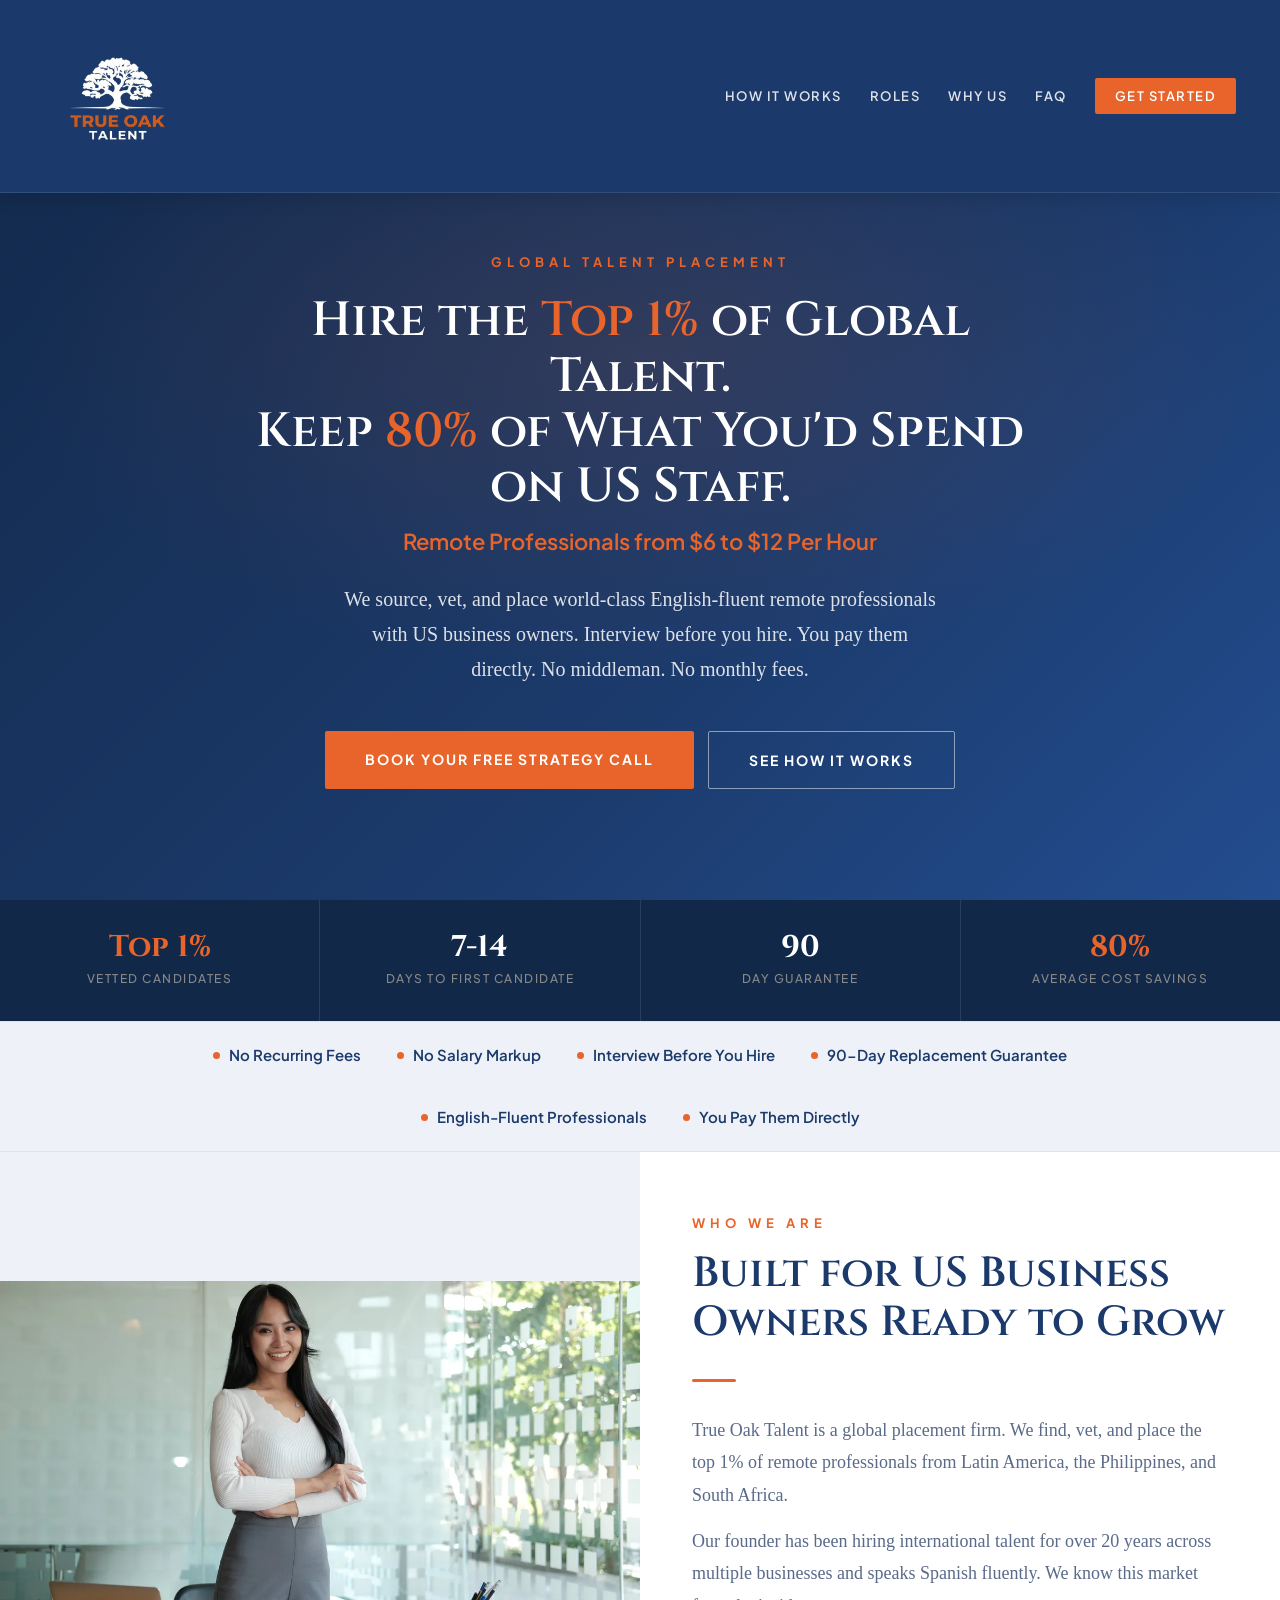
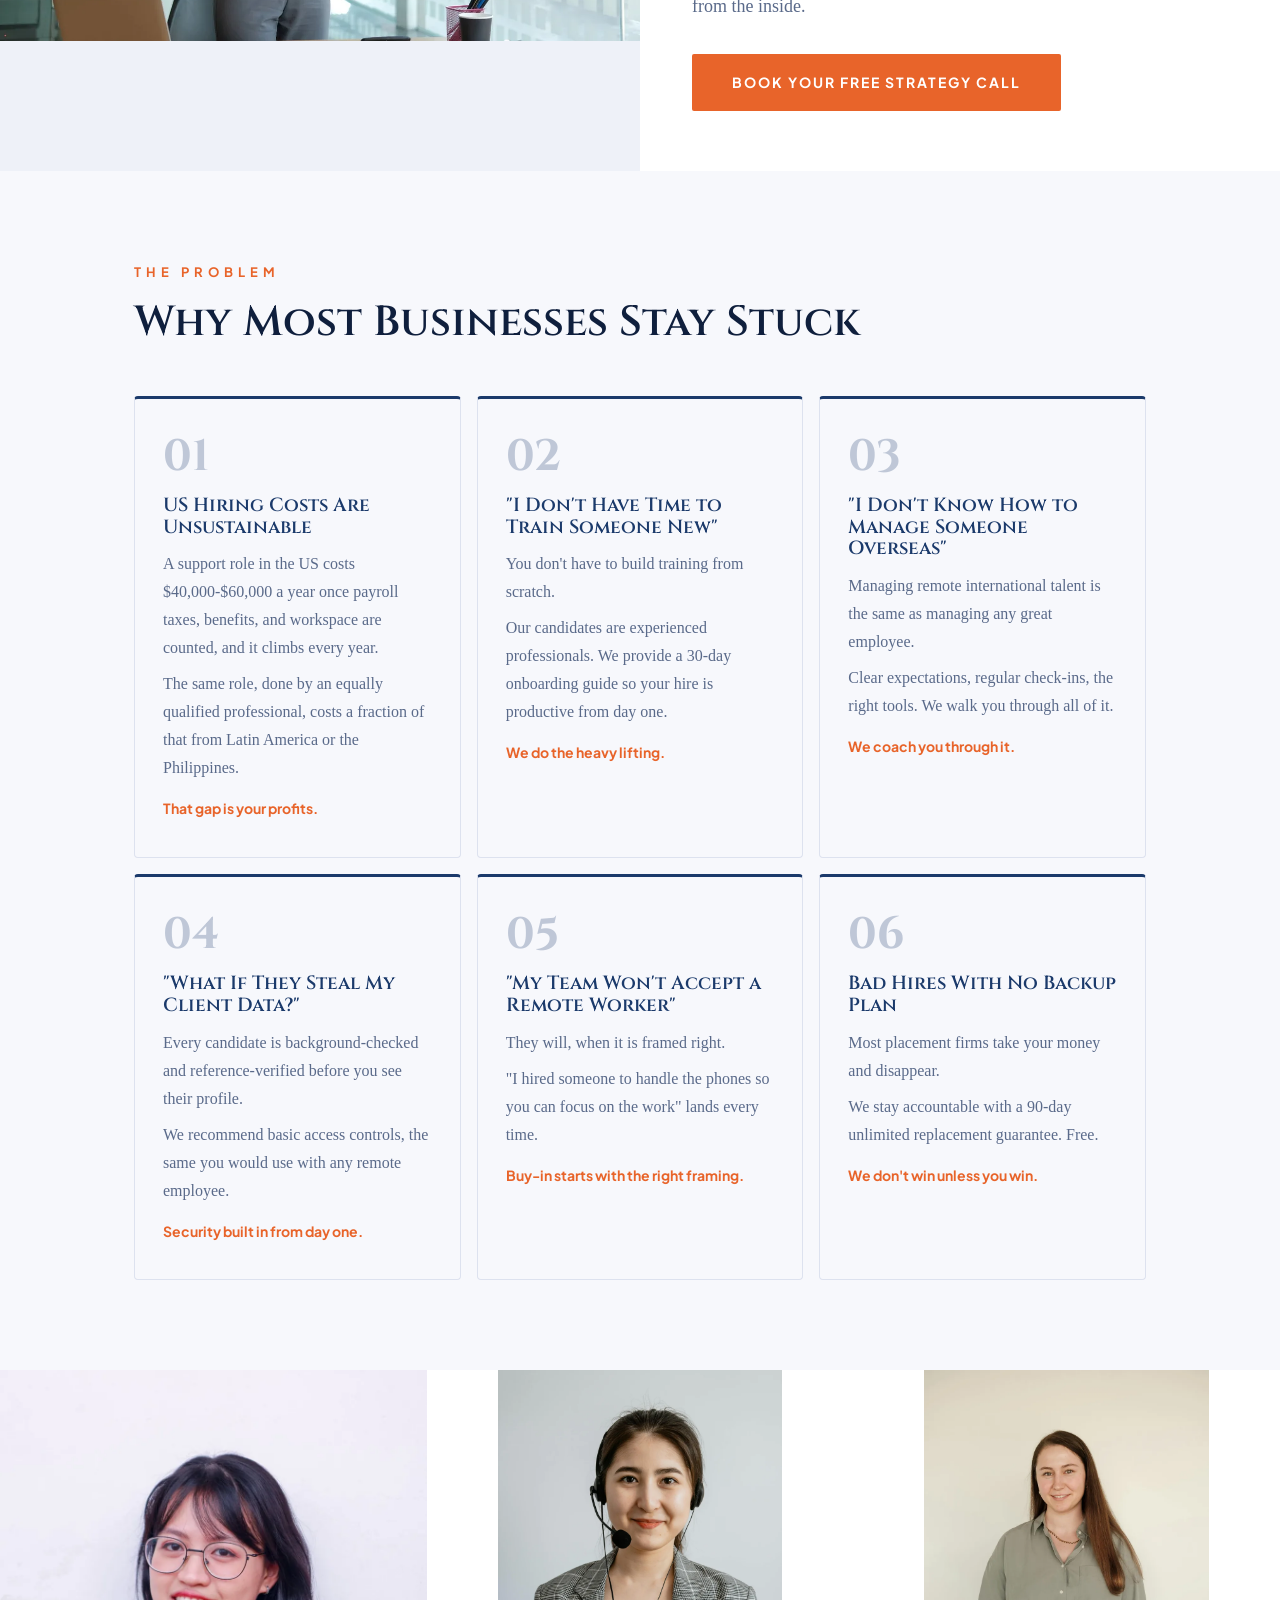
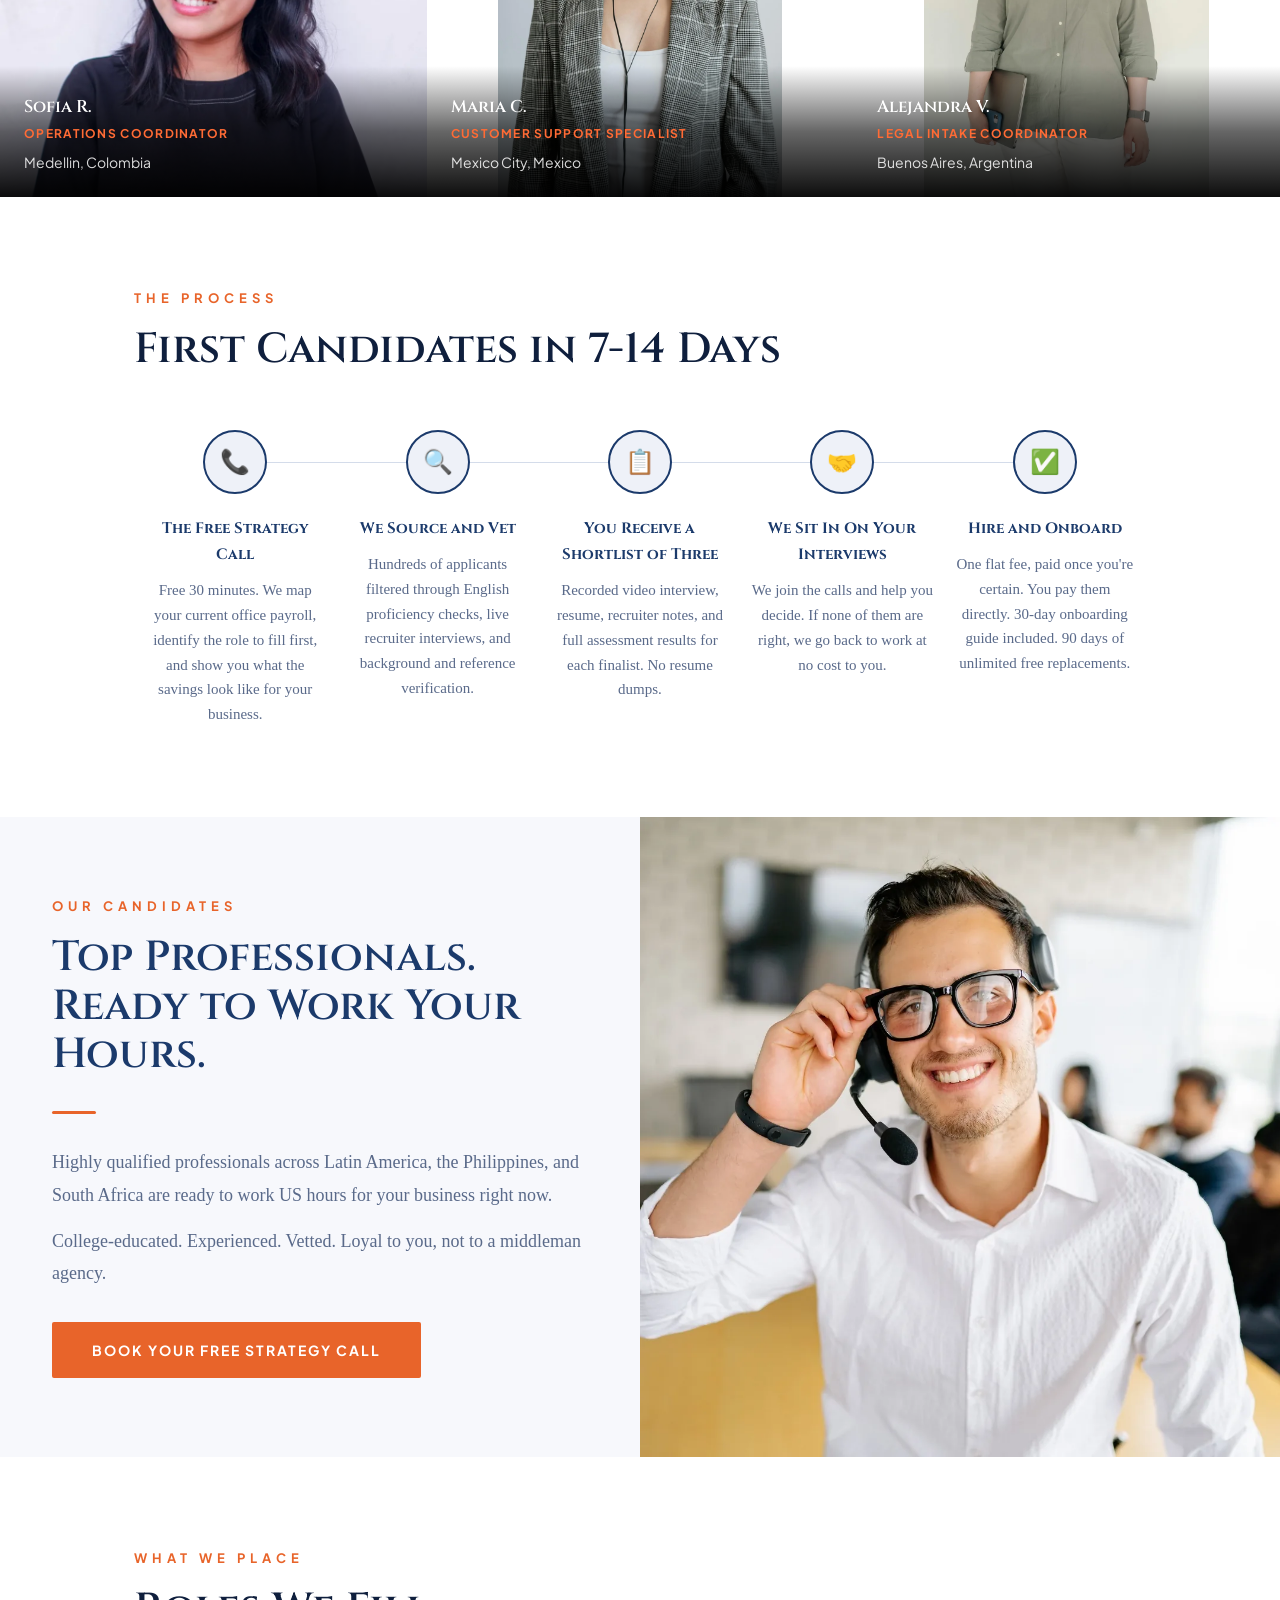
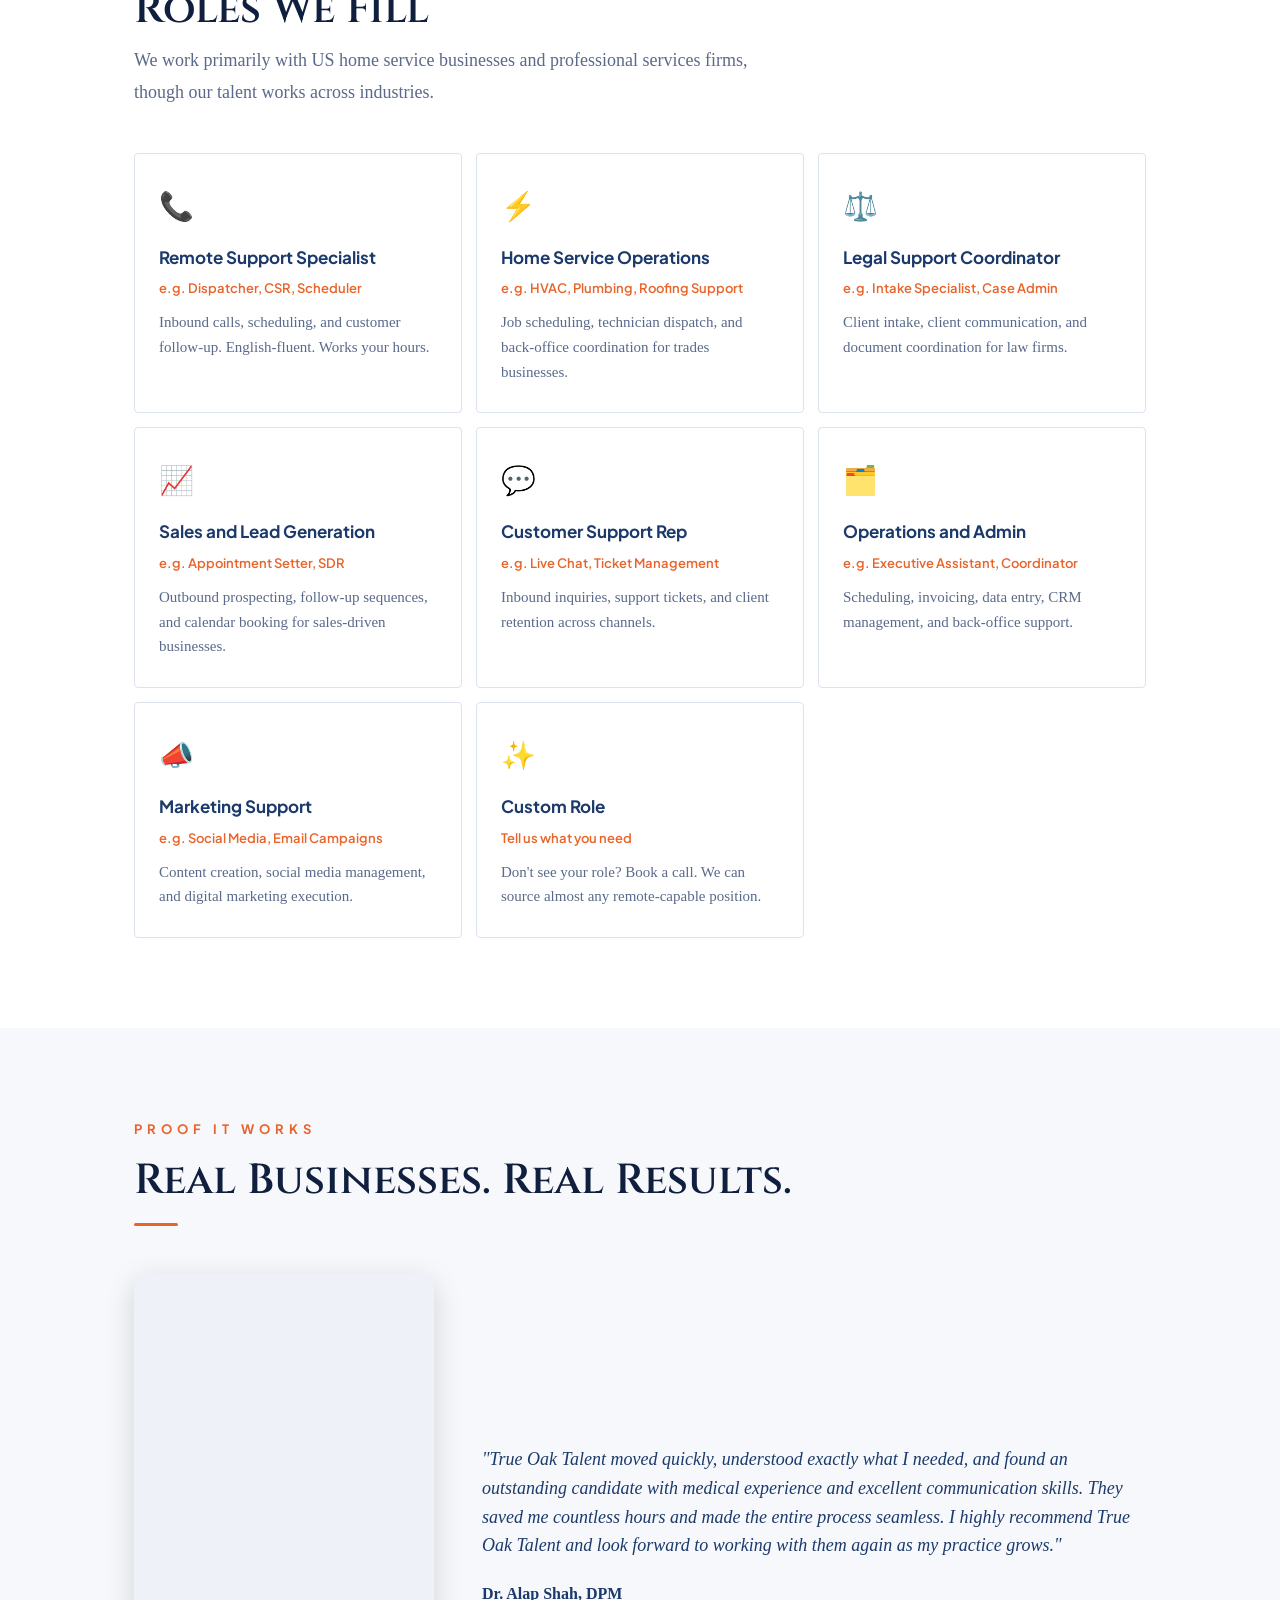
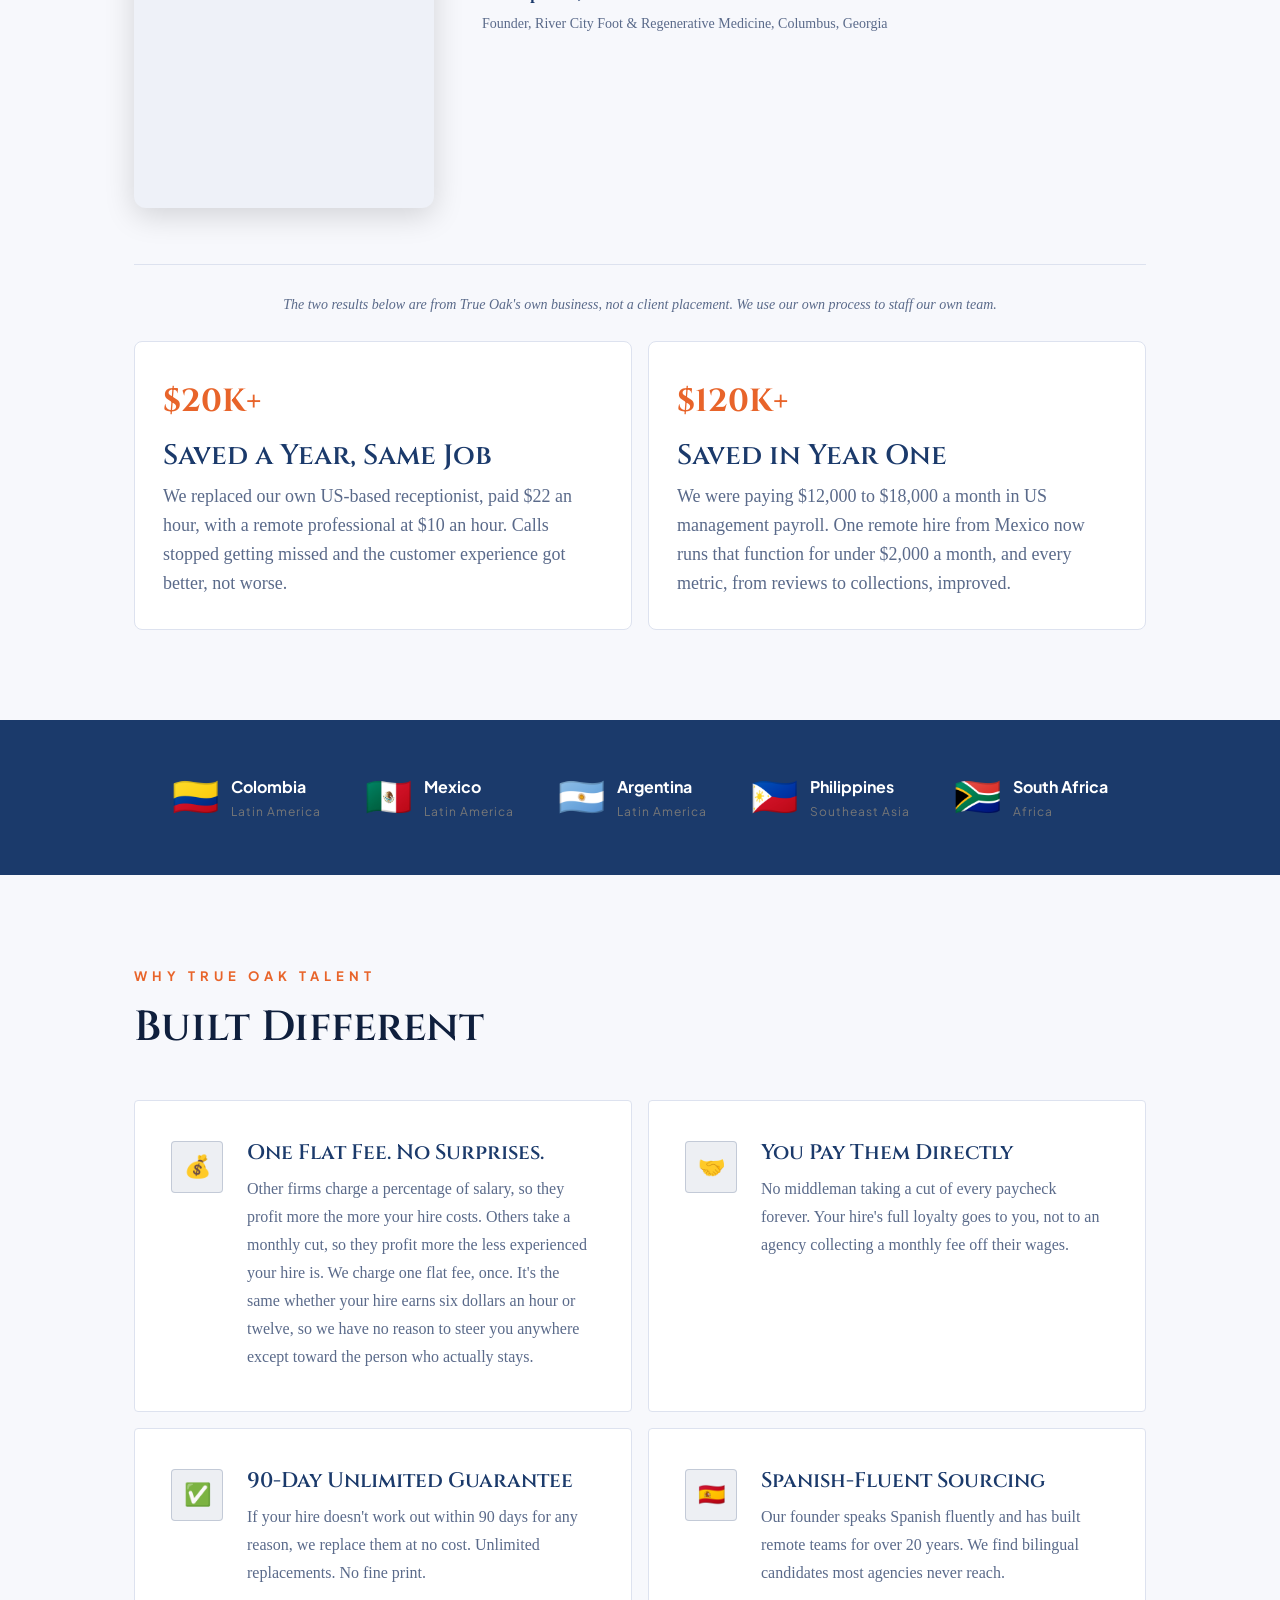
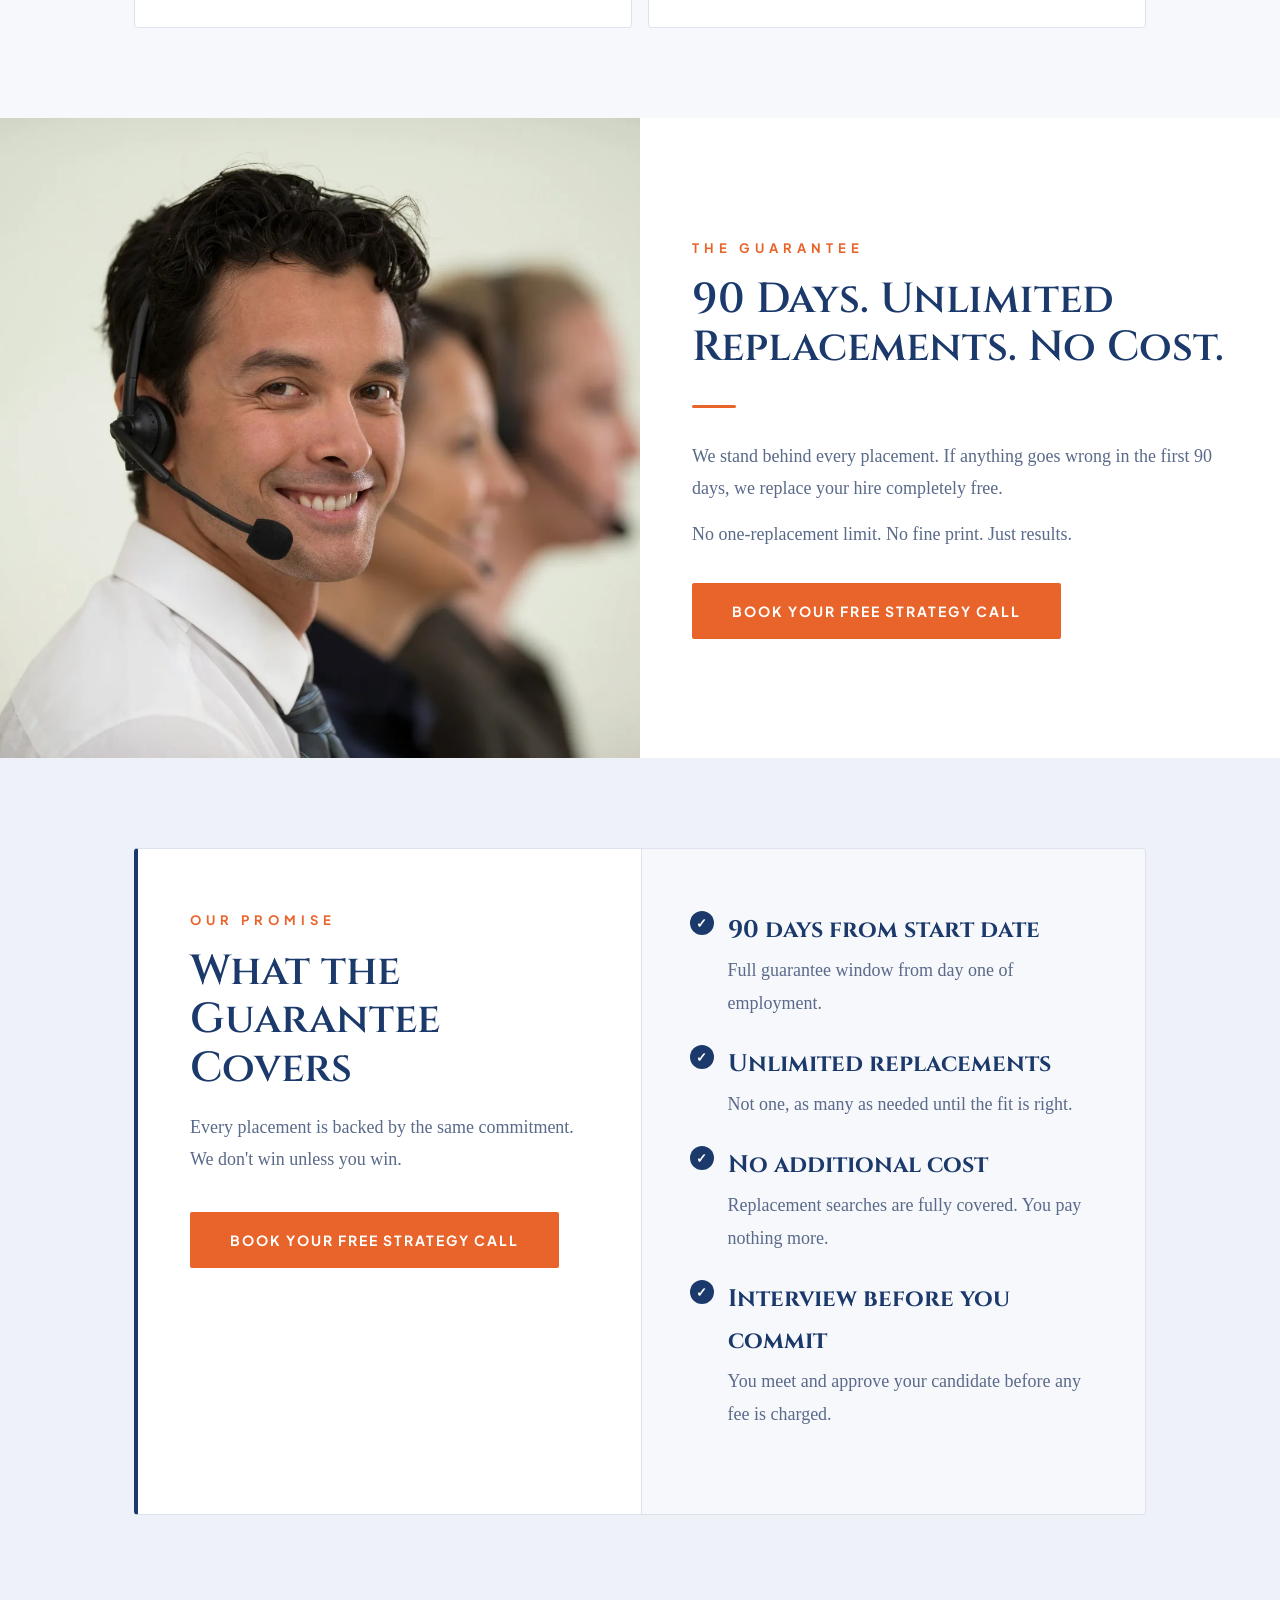
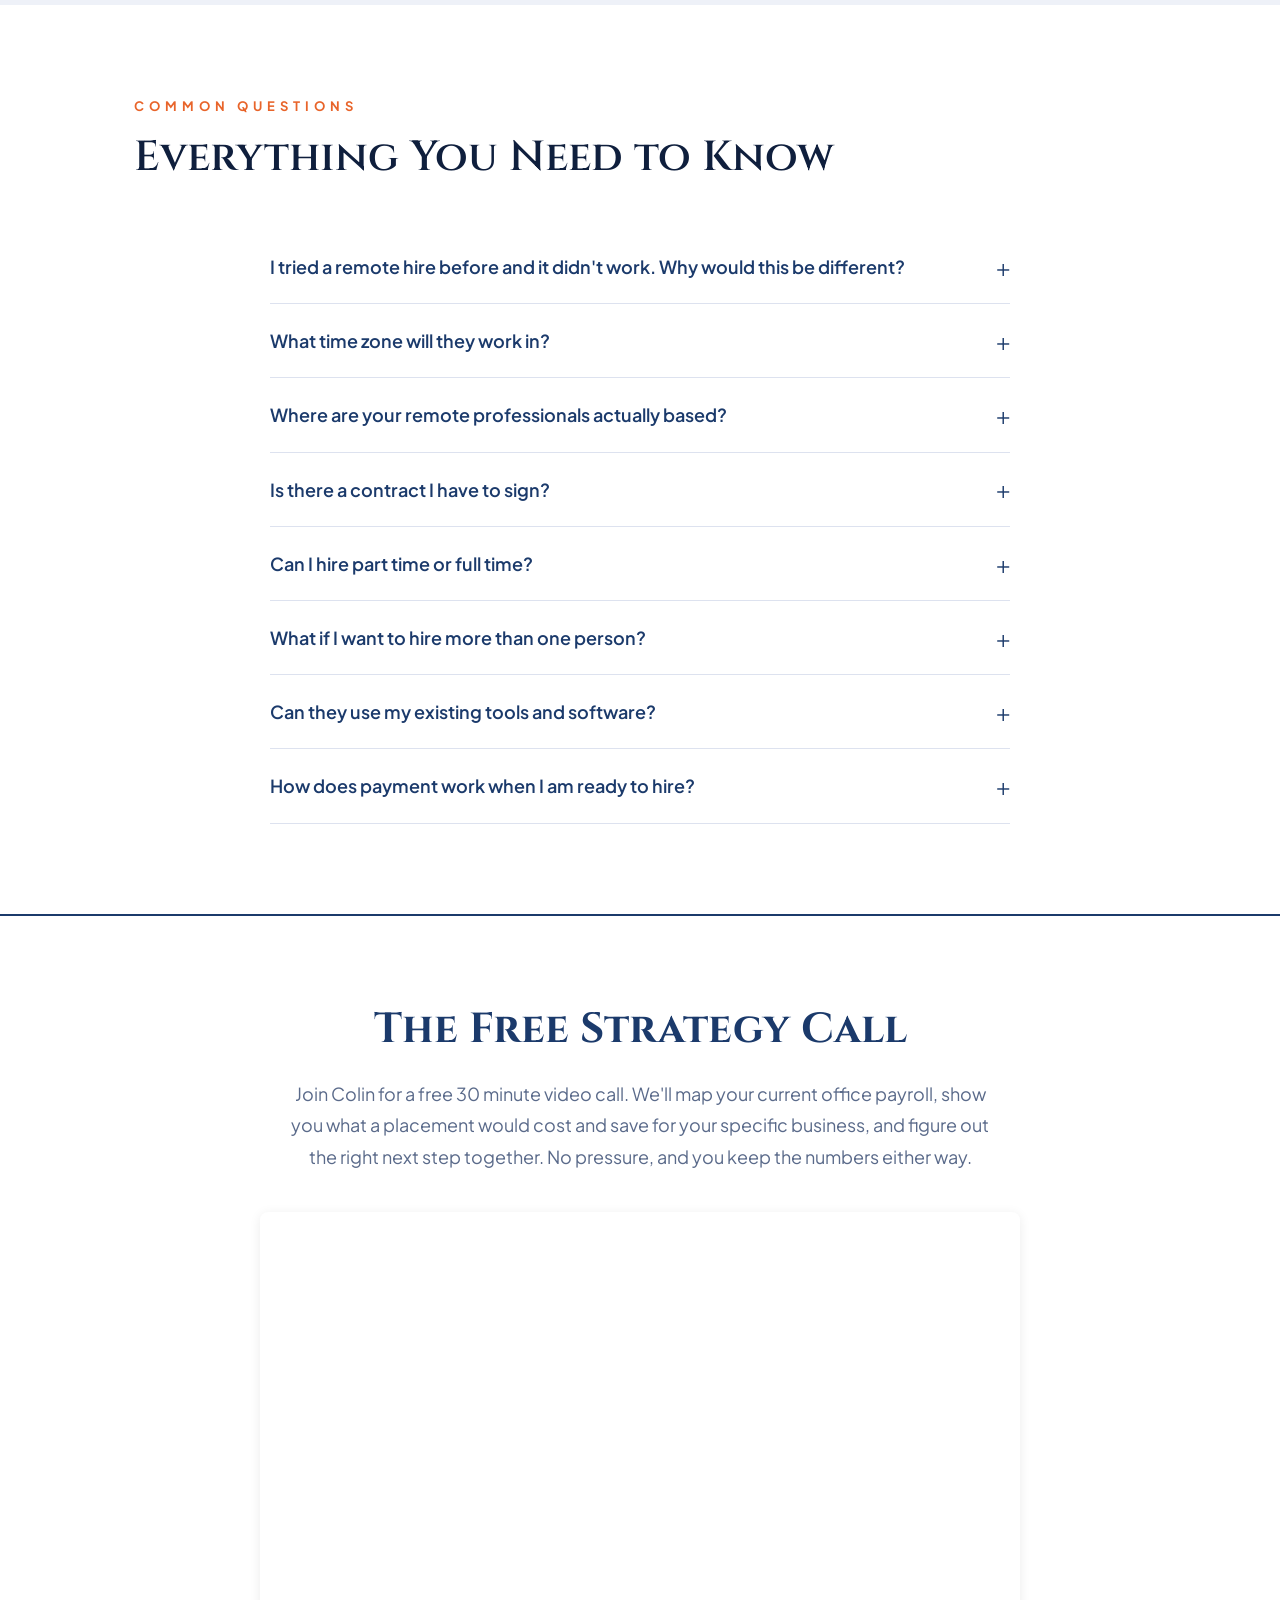
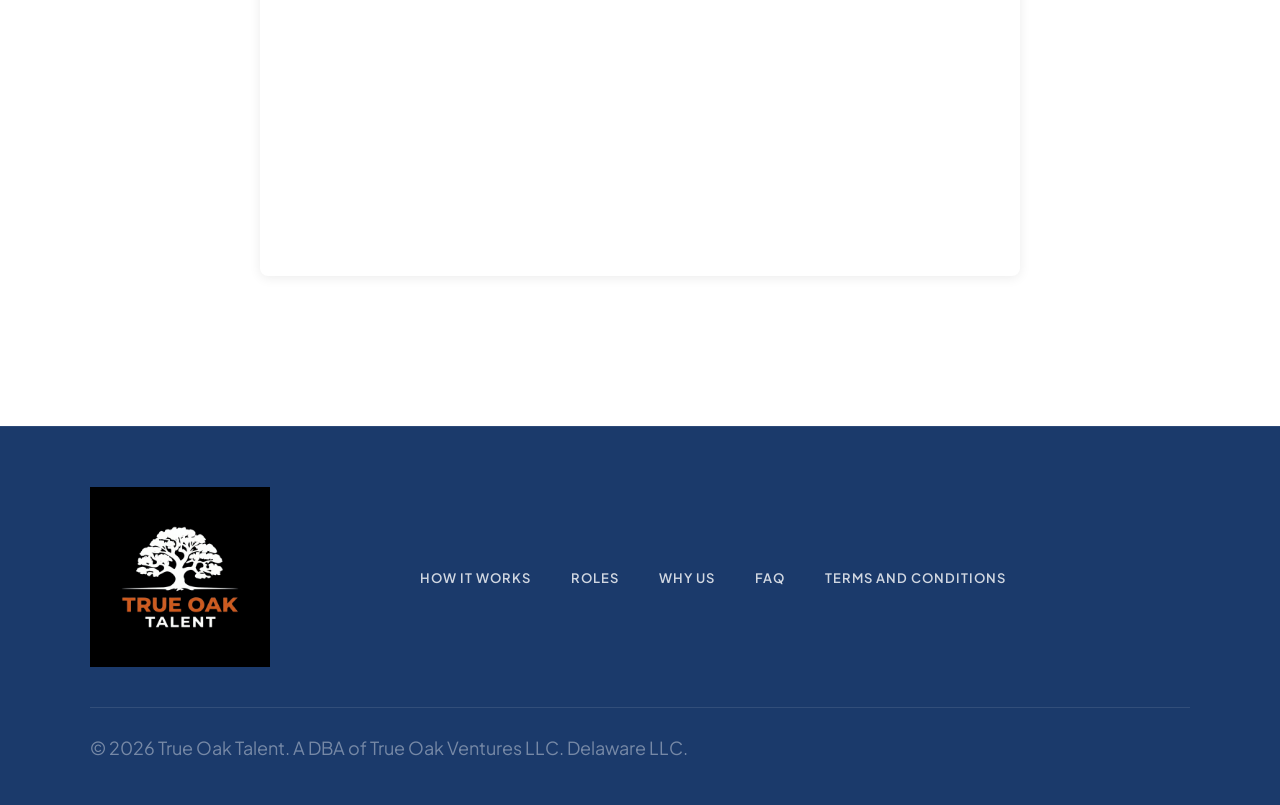
<file: index.html>
<!DOCTYPE html>
<html lang="en">
<head>
  <meta charset="UTF-8">
  <meta name="viewport" content="width=device-width, initial-scale=1.0">
  <meta name="description" content="Hire world-class remote talent from Latin America, the Philippines, and South Africa. Interview before you hire. 90-day unlimited replacement guarantee. One flat fee, paid once.">
  <meta name="keywords" content="remote hiring, remote staff, global talent, Latin America, Philippines, South Africa">
  <meta name="robots" content="index, follow, max-snippet:-1, max-image-preview:large, max-video-preview:-1">
  <meta name="language" content="English">
  <meta name="revisit-after" content="7 days">
  <meta name="author" content="True Oak Talent">
  
  <!-- Open Graph Tags -->
  <meta property="og:type" content="website">
  <meta property="og:title" content="True Oak Talent - World-Class Remote Staff">
  <meta property="og:description" content="Hire world-class remote talent from Latin America, the Philippines, and South Africa. Interview before you hire. 90-day guarantee.">
  <meta property="og:url" content="https://trueoaktalent.com">
  <meta property="og:image" content="https://res.cloudinary.com/drj0xsltf/image/upload/v1728906195/TOT_Logo_White_FINAL_frvjrq.svg">
  <meta property="og:site_name" content="True Oak Talent">
  
  <!-- Twitter Card Tags -->
  <meta name="twitter:card" content="summary_large_image">
  <meta name="twitter:title" content="True Oak Talent - World-Class Remote Staff">
  <meta name="twitter:description" content="Hire world-class remote talent from Latin America, the Philippines, and South Africa. Interview before you hire. 90-day guarantee.">
  
  <!-- Canonical Tag -->
  <link rel="canonical" href="https://trueoaktalent.com/">
  <link rel="preconnect" href="https://fonts.googleapis.com">
  <link rel="stylesheet" href="css/styles.css">
  
  <title>True Oak Talent - World-Class Remote Talent for US Businesses</title>
  
  <!-- Schema Markup for Organization -->
  <script type="application/ld+json">
  {
    "@context": "https://schema.org",
    "@type": "Organization",
    "name": "True Oak Talent",
    "url": "https://trueoaktalent.com",
    "logo": "https://res.cloudinary.com/drj0xsltf/image/upload/v1728906195/TOT_Logo_White_FINAL_frvjrq.svg",
    "description": "Global placement firm connecting world-class remote talent from Latin America, the Philippines, and South Africa with US businesses.",
    "areaServed": ["US", "Latin America", "Philippines", "South Africa"],
    "sameAs": []
  }
  </script>

  <!-- Schema Markup for Service -->
  <script type="application/ld+json">
  {
    "@context": "https://schema.org",
    "@type": "Service",
    "name": "Remote Talent Placement",
    "provider": {
      "@type": "Organization",
      "name": "True Oak Talent"
    },
    "description": "Global talent placement service with a 90-day unlimited replacement guarantee",
    "areaServed": ["US"],
    "priceRange": "$$"
  }
  </script>

  <!-- Schema Markup for FAQPage -->
  <script type="application/ld+json">
  {
    "@context": "https://schema.org",
    "@type": "FAQPage",
    "mainEntity": [
      {
        "@type": "Question",
        "name": "Why choose True Oak Talent?",
        "acceptedAnswer": {
          "@type": "Answer",
          "text": "True Oak Talent provides vetted remote talent from Latin America, the Philippines, and South Africa with an interview-before-hiring guarantee and 180-day replacement guarantee."
        }
      },
      {
        "@type": "Question",
        "name": "What roles does True Oak Talent fill?",
        "acceptedAnswer": {
          "@type": "Answer",
          "text": "We specialize in virtual assistants, customer service representatives, bookkeepers, and other remote business support roles."
        }
      }
    ]
  }
  </script>

  <!-- Sitemap and Robots.txt references -->
  <link rel="sitemap" type="application/xml" href="https://trueoaktalent.com/sitemap.xml">
  
  <link rel="preconnect" href="https://fonts.googleapis.com">
  <link rel="preconnect" href="https://fonts.gstatic.com" crossorigin>
  <link href="https://fonts.googleapis.com/css2?family=Cinzel:wght@700&family=Plus+Jakarta+Sans:wght@400;500;600;700&display=swap" rel="stylesheet" media="print" onload="this.media='all'">
  
  <link rel="icon" type="image/png" sizes="32x32" href="images/favicon.png">
</head>
<body>

<!-- NAV -->
<nav>
  <a href="index.html" class="nav-logo">
    <img src="images/nav-logo.webp" width="120" height="120" alt="True Oak Talent" style="height:120px;width:auto;object-fit:contain;display:block;margin-top:5px;">
  </a>
  <ul class="nav-links">
    <li><a href="#how-it-works">How It Works</a></li>
    <li><a href="#roles">Roles</a></li>
    <li><a href="#why-us">Why Us</a></li>
    <li><a href="#faq">FAQ</a></li>
    <li><a href="#contact-form" class="nav-cta">Get Started</a></li>
  </ul>
  <button class="nav-hamburger" aria-label="Open menu"><span></span><span></span><span></span></button>
</nav>

<!-- HERO -->
<section class="hero">
  <div class="hero-content">
    <span class="hero-eyebrow fade-up">Global Talent Placement</span>
    <h1 class="fade-up d1">Hire the <em>Top 1%</em> of Global Talent.<br>Keep <em>80%</em> of What You'd Spend on US Staff.</h1>
    <p class="hero-rate fade-up d2">Remote Professionals from $6 to $12 Per Hour</p>
    <p class="hero-sub fade-up d3">We source, vet, and place world-class English-fluent remote professionals with US business owners. Interview before you hire. You pay them directly. No middleman. No monthly fees.</p>
    <div class="hero-actions fade-up d4">
      <a href="#contact-form" class="btn btn-primary">Book Your Free Strategy Call</a>
      <a href="#how-it-works" class="btn btn-outline-white">See How It Works</a>
    </div>
  </div>
</section>

<!-- PROOF STRIP -->
<div class="proof-strip">
  <div class="proof-item"><span class="proof-val"><em>Top 1%</em></span><span class="proof-label">Vetted Candidates</span></div>
  <div class="proof-item"><span class="proof-val">7-14</span><span class="proof-label">Days to First Candidate</span></div>
  <div class="proof-item"><span class="proof-val">90</span><span class="proof-label">Day Guarantee</span></div>
  <div class="proof-item"><span class="proof-val"><em>80%</em></span><span class="proof-label">Average Cost Savings</span></div>
</div>

<!-- VALUE BAR -->
<div class="value-bar">
  <div class="value-bar-inner">
    <div class="vb-item"><div class="vb-dot"></div>No Recurring Fees</div>
    <div class="vb-item"><div class="vb-dot"></div>No Salary Markup</div>
    <div class="vb-item"><div class="vb-dot"></div>Interview Before You Hire</div>
    <div class="vb-item"><div class="vb-dot"></div>90-Day Replacement Guarantee</div>
    <div class="vb-item"><div class="vb-dot"></div>English-Fluent Professionals</div>
    <div class="vb-item"><div class="vb-dot"></div>You Pay Them Directly</div>
  </div>
</div>

<!-- SPLIT 1 -->
<div class="split-row">
  <div class="split-photo"><img src="images/photo-who-we-are.webp" alt="Professional woman" loading="lazy"></div>
  <div class="split-content" style="background:var(--white);">
    <span class="section-label reveal">Who We Are</span>
    <h2 class="reveal">Built for US Business Owners Ready to Grow</h2>
    <div class="accent-line reveal"></div>
    <p class="reveal">True Oak Talent is a global placement firm. We find, vet, and place the top 1% of remote professionals from Latin America, the Philippines, and South Africa.</p>
    <p class="reveal">Our founder has been hiring international talent for over 20 years across multiple businesses and speaks Spanish fluently. We know this market from the inside.</p>
    <div style="margin-top:32px;" class="reveal"><a href="#contact-form" class="btn btn-primary">Book Your Free Strategy Call</a></div>
  </div>
</div>

<!-- PROBLEM -->
<section style="background:var(--bg-soft);" id="problem">
  <div class="container">
    <span class="section-label reveal">The Problem</span>
    <h2 class="reveal">Why Most Businesses Stay Stuck</h2>
    <div class="problem-grid">
      <div class="problem-card reveal"><div class="problem-num">01</div><h3>US Hiring Costs Are Unsustainable</h3><p>A support role in the US costs $40,000-$60,000 a year once payroll taxes, benefits, and workspace are counted, and it climbs every year.</p><p>The same role, done by an equally qualified professional, costs a fraction of that from Latin America or the Philippines.</p><div class="problem-tagline">That gap is your profits.</div></div>
      <div class="problem-card reveal"><div class="problem-num">02</div><h3>"I Don't Have Time to Train Someone New"</h3><p>You don't have to build training from scratch.</p><p>Our candidates are experienced professionals. We provide a 30-day onboarding guide so your hire is productive from day one.</p><div class="problem-tagline">We do the heavy lifting.</div></div>
      <div class="problem-card reveal"><div class="problem-num">03</div><h3>"I Don't Know How to Manage Someone Overseas"</h3><p>Managing remote international talent is the same as managing any great employee.</p><p>Clear expectations, regular check-ins, the right tools. We walk you through all of it.</p><div class="problem-tagline">We coach you through it.</div></div>
      <div class="problem-card reveal"><div class="problem-num">04</div><h3>"What If They Steal My Client Data?"</h3><p>Every candidate is background-checked and reference-verified before you see their profile.</p><p>We recommend basic access controls, the same you would use with any remote employee.</p><div class="problem-tagline">Security built in from day one.</div></div>
      <div class="problem-card reveal"><div class="problem-num">05</div><h3>"My Team Won't Accept a Remote Worker"</h3><p>They will, when it is framed right.</p><p>"I hired someone to handle the phones so you can focus on the work" lands every time.</p><div class="problem-tagline">Buy-in starts with the right framing.</div></div>
      <div class="problem-card reveal"><div class="problem-num">06</div><h3>Bad Hires With No Backup Plan</h3><p>Most placement firms take your money and disappear.</p><p>We stay accountable with a 90-day unlimited replacement guarantee. Free.</p><div class="problem-tagline">We don't win unless you win.</div></div>
    </div>
  </div>
</section>

<!-- CANDIDATE STRIP -->
<div class="candidate-strip">
  <div class="candidate-card"><img src="images/candidate-sofia.webp" alt="Sofia" loading="lazy"><div class="candidate-overlay"><div class="candidate-name">Sofia R.</div><div class="candidate-role">Operations Coordinator</div><div class="candidate-location">Medellin, Colombia</div></div></div>
  <div class="candidate-card"><img src="images/candidate-maria.webp" alt="Maria" loading="lazy"><div class="candidate-overlay"><div class="candidate-name">Maria C.</div><div class="candidate-role">Customer Support Specialist</div><div class="candidate-location">Mexico City, Mexico</div></div></div>
  <div class="candidate-card"><img src="images/candidate-alejandra.webp" alt="Alejandra" loading="lazy"><div class="candidate-overlay"><div class="candidate-name">Alejandra V.</div><div class="candidate-role">Legal Intake Coordinator</div><div class="candidate-location">Buenos Aires, Argentina</div></div></div>
</div>

<!-- HOW IT WORKS -->
<section style="background:var(--bg);" id="how-it-works">
  <div class="container">
    <span class="section-label reveal">The Process</span>
    <h2 class="reveal">First Candidates in 7-14 Days</h2>
    <div class="steps-grid">
      <div class="step reveal"><div class="step-circle">📞</div><h4>The Free Strategy Call</h4><p>Free 30 minutes. We map your current office payroll, identify the role to fill first, and show you what the savings look like for your business.</p></div>
      <div class="step reveal"><div class="step-circle">🔍</div><h4>We Source and Vet</h4><p>Hundreds of applicants filtered through English proficiency checks, live recruiter interviews, and background and reference verification.</p></div>
      <div class="step reveal"><div class="step-circle">📋</div><h4>You Receive a Shortlist of Three</h4><p>Recorded video interview, resume, recruiter notes, and full assessment results for each finalist. No resume dumps.</p></div>
      <div class="step reveal"><div class="step-circle">🤝</div><h4>We Sit In On Your Interviews</h4><p>We join the calls and help you decide. If none of them are right, we go back to work at no cost to you.</p></div>
      <div class="step reveal"><div class="step-circle">✅</div><h4>Hire and Onboard</h4><p>One flat fee, paid once you're certain. You pay them directly. 30-day onboarding guide included. 90 days of unlimited free replacements.</p></div>
    </div>
  </div>
</section>

<!-- SPLIT 2 -->
<div class="split-row">
  <div class="split-content" style="background:var(--bg-soft);">
    <span class="section-label reveal">Our Candidates</span>
    <h2 class="reveal">Top Professionals. Ready to Work Your Hours.</h2>
    <div class="accent-line reveal"></div>
    <p class="reveal">Highly qualified professionals across Latin America, the Philippines, and South Africa are ready to work US hours for your business right now.</p>
    <p class="reveal">College-educated. Experienced. Vetted. Loyal to you, not to a middleman agency.</p>
    <div style="margin-top:32px;" class="reveal"><a href="#contact-form" class="btn btn-primary">Book Your Free Strategy Call</a></div>
  </div>
  <div class="split-photo"><img src="images/photo-headset.webp" alt="Professional with headset" loading="lazy"></div>
</div>

<!-- ROLES -->
<section style="background:var(--bg);" id="roles">
  <div class="container">
    <span class="section-label reveal">What We Place</span>
    <h2 class="reveal">Roles We Fill</h2>
    <p class="reveal" style="color:var(--gray);max-width:620px;margin-top:10px;font-size:18px;">We work primarily with US home service businesses and professional services firms, though our talent works across industries.</p>
    <div class="roles-grid">
      <div class="role-card reveal"><span class="role-icon">📞</span><div class="role-title">Remote Support Specialist</div><div class="role-example">e.g. Dispatcher, CSR, Scheduler</div><p class="role-desc">Inbound calls, scheduling, and customer follow-up. English-fluent. Works your hours.</p></div>
      <div class="role-card reveal"><span class="role-icon">⚡</span><div class="role-title">Home Service Operations</div><div class="role-example">e.g. HVAC, Plumbing, Roofing Support</div><p class="role-desc">Job scheduling, technician dispatch, and back-office coordination for trades businesses.</p></div>
      <div class="role-card reveal"><span class="role-icon">⚖️</span><div class="role-title">Legal Support Coordinator</div><div class="role-example">e.g. Intake Specialist, Case Admin</div><p class="role-desc">Client intake, client communication, and document coordination for law firms.</p></div>
      <div class="role-card reveal"><span class="role-icon">📈</span><div class="role-title">Sales and Lead Generation</div><div class="role-example">e.g. Appointment Setter, SDR</div><p class="role-desc">Outbound prospecting, follow-up sequences, and calendar booking for sales-driven businesses.</p></div>
      <div class="role-card reveal"><span class="role-icon">💬</span><div class="role-title">Customer Support Rep</div><div class="role-example">e.g. Live Chat, Ticket Management</div><p class="role-desc">Inbound inquiries, support tickets, and client retention across channels.</p></div>
      <div class="role-card reveal"><span class="role-icon">🗂️</span><div class="role-title">Operations and Admin</div><div class="role-example">e.g. Executive Assistant, Coordinator</div><p class="role-desc">Scheduling, invoicing, data entry, CRM management, and back-office support.</p></div>
      <div class="role-card reveal"><span class="role-icon">📣</span><div class="role-title">Marketing Support</div><div class="role-example">e.g. Social Media, Email Campaigns</div><p class="role-desc">Content creation, social media management, and digital marketing execution.</p></div>
      <div class="role-card reveal"><span class="role-icon">✨</span><div class="role-title">Custom Role</div><div class="role-example">Tell us what you need</div><p class="role-desc">Don't see your role? Book a call. We can source almost any remote-capable position.</p></div>
    </div>
  </div>
</section>

<!-- CLIENT RESULTS -->
<section id="results" style="background:var(--bg-soft);">
  <div class="container">
    <span class="section-label reveal">Proof It Works</span>
    <h2 class="reveal">Real Businesses. Real Results.</h2>
    <div class="accent-line reveal"></div>

    <div class="testimonial-wrap reveal">
      <div class="video-frame">
        <iframe src="https://www.youtube.com/embed/1CiVV4dtcCA" title="Dr. Alap Shah testimonial for True Oak Talent" allow="accelerometer; autoplay; clipboard-write; encrypted-media; gyroscope; picture-in-picture; web-share" allowfullscreen loading="lazy"></iframe>
      </div>
      <div class="testimonial-quote">
        <p class="quote-text">"True Oak Talent moved quickly, understood exactly what I needed, and found an outstanding candidate with medical experience and excellent communication skills. They saved me countless hours and made the entire process seamless. I highly recommend True Oak Talent and look forward to working with them again as my practice grows."</p>
        <div class="quote-attr"><strong>Dr. Alap Shah, DPM</strong><span>Founder, River City Foot &amp; Regenerative Medicine, Columbus, Georgia</span></div>
      </div>
    </div>

    <div class="proof-note reveal">The two results below are from True Oak's own business, not a client placement. We use our own process to staff our own team.</div>

    <div class="proof-grid">
      <div class="proof-card reveal">
        <div class="proof-card-num">$20K+</div>
        <h3>Saved a Year, Same Job</h3>
        <p>We replaced our own US-based receptionist, paid $22 an hour, with a remote professional at $10 an hour. Calls stopped getting missed and the customer experience got better, not worse.</p>
      </div>
      <div class="proof-card reveal">
        <div class="proof-card-num">$120K+</div>
        <h3>Saved in Year One</h3>
        <p>We were paying $12,000 to $18,000 a month in US management payroll. One remote hire from Mexico now runs that function for under $2,000 a month, and every metric, from reviews to collections, improved.</p>
      </div>
    </div>
  </div>
</section>

<!-- GEOGRAPHY -->
<div class="geo-section">
  <div class="geo-inner">
    <div class="geo-item"><span class="geo-flag">🇨🇴</span><div class="geo-text"><span class="geo-country">Colombia</span><span class="geo-region">Latin America</span></div></div>
    <div class="geo-item"><span class="geo-flag">🇲🇽</span><div class="geo-text"><span class="geo-country">Mexico</span><span class="geo-region">Latin America</span></div></div>
    <div class="geo-item"><span class="geo-flag">🇦🇷</span><div class="geo-text"><span class="geo-country">Argentina</span><span class="geo-region">Latin America</span></div></div>
    <div class="geo-item"><span class="geo-flag">🇵🇭</span><div class="geo-text"><span class="geo-country">Philippines</span><span class="geo-region">Southeast Asia</span></div></div>
    <div class="geo-item"><span class="geo-flag">🇿🇦</span><div class="geo-text"><span class="geo-country">South Africa</span><span class="geo-region">Africa</span></div></div>
  </div>
</div>

<!-- WHY US -->
<section id="why-us" style="background:var(--bg-soft);">
  <div class="container">
    <span class="section-label reveal">Why True Oak Talent</span>
    <h2 class="reveal">Built Different</h2>
    <div class="why-grid">
      <div class="why-item reveal"><div class="why-icon-wrap">💰</div><div class="why-body"><h3>One Flat Fee. No Surprises.</h3><p>Other firms charge a percentage of salary, so they profit more the more your hire costs. Others take a monthly cut, so they profit more the less experienced your hire is. We charge one flat fee, once. It's the same whether your hire earns six dollars an hour or twelve, so we have no reason to steer you anywhere except toward the person who actually stays.</p></div></div>
      <div class="why-item reveal"><div class="why-icon-wrap">🤝</div><div class="why-body"><h3>You Pay Them Directly</h3><p>No middleman taking a cut of every paycheck forever. Your hire's full loyalty goes to you, not to an agency collecting a monthly fee off their wages.</p></div></div>
      <div class="why-item reveal"><div class="why-icon-wrap">✅</div><div class="why-body"><h3>90-Day Unlimited Guarantee</h3><p>If your hire doesn't work out within 90 days for any reason, we replace them at no cost. Unlimited replacements. No fine print.</p></div></div>
      <div class="why-item reveal"><div class="why-icon-wrap">🇪🇸</div><div class="why-body"><h3>Spanish-Fluent Sourcing</h3><p>Our founder speaks Spanish fluently and has built remote teams for over 20 years. We find bilingual candidates most agencies never reach.</p></div></div>
    </div>
  </div>
</section>

<!-- SPLIT 3 -->
<div class="split-row">
  <div class="split-photo"><img src="images/photo-team.webp" alt="Professional team" loading="lazy"></div>
  <div class="split-content" style="background:var(--white);">
    <span class="section-label reveal">The Guarantee</span>
    <h2 class="reveal">90 Days. Unlimited Replacements. No Cost.</h2>
    <div class="accent-line reveal"></div>
    <p class="reveal">We stand behind every placement. If anything goes wrong in the first 90 days, we replace your hire completely free.</p>
    <p class="reveal">No one-replacement limit. No fine print. Just results.</p>
    <div style="margin-top:32px;" class="reveal"><a href="#contact-form" class="btn btn-primary">Book Your Free Strategy Call</a></div>
  </div>
</div>

<!-- GUARANTEE DETAIL -->
<section style="background:var(--bg-card);">
  <div class="container">
    <div class="guarantee-wrap reveal">
      <div class="guarantee-left">
        <span class="section-label">Our Promise</span>
        <h2>What the Guarantee Covers</h2>
        <p>Every placement is backed by the same commitment. We don't win unless you win.</p>
        <a href="#contact-form" class="btn btn-primary">Book Your Free Strategy Call</a>
      </div>
      <div class="guarantee-right">
        <div class="g-item"><div class="g-check">✓</div><div><h4>90 days from start date</h4><p>Full guarantee window from day one of employment.</p></div></div>
        <div class="g-item"><div class="g-check">✓</div><div><h4>Unlimited replacements</h4><p>Not one, as many as needed until the fit is right.</p></div></div>
        <div class="g-item"><div class="g-check">✓</div><div><h4>No additional cost</h4><p>Replacement searches are fully covered. You pay nothing more.</p></div></div>
        <div class="g-item"><div class="g-check">✓</div><div><h4>Interview before you commit</h4><p>You meet and approve your candidate before any fee is charged.</p></div></div>
      </div>
    </div>
  </div>
</section>

<!-- FAQ -->
<section id="faq" style="background:var(--bg);">
  <div class="container">
    <span class="section-label reveal">Common Questions</span>
    <h2 class="reveal">Everything You Need to Know</h2>
    <div class="faq-list">
            <div class="faq-item"><button class="faq-q">I tried a remote hire before and it didn't work. Why would this be different? <span class="faq-q-icon">+</span></button><div class="faq-a">Most remote hires fail from weak vetting and no accountability, not from the country they're in. We do multi-stage screening, including English proficiency checks, live recruiter interviews, and background and reference verification. If it still doesn't work, we replace them free within 90 days.</div></div>
<div class="faq-item"><button class="faq-q">What time zone will they work in? <span class="faq-q-icon">+</span></button><div class="faq-a">All candidates work US business hours across all time zones. Whether you're EST, CST, MST, or PST, we match your schedule from day one.</div></div>
<div class="faq-item"><button class="faq-q">Where are your remote professionals actually based? <span class="faq-q-icon">+</span></button><div class="faq-a">Most of our placements for phone-facing roles come from Latin America. The time zones line up with your work day, and in a lot of markets a bilingual professional on the phone wins business your office currently can't serve. We also source from the Philippines and South Africa depending on the role.</div></div>
      <div class="faq-item"><button class="faq-q">Is there a contract I have to sign? <span class="faq-q-icon">+</span></button><div class="faq-a">Yes, a simple straightforward service agreement covering the placement fee, guarantee terms, and non-circumvention. No long-term commitments.</div></div>
      <div class="faq-item"><button class="faq-q">Can I hire part time or full time? <span class="faq-q-icon">+</span></button><div class="faq-a">Both. We place candidates in part time and full time roles depending on your needs and budget. We will discuss the right structure on your Free Strategy Call.</div></div>
      <div class="faq-item"><button class="faq-q">What if I want to hire more than one person? <span class="faq-q-icon">+</span></button><div class="faq-a">Many of our clients hire multiple people over time. We also offer a loyalty discount on your second and subsequent hires. Ask us about it on your call.</div></div>
      <div class="faq-item"><button class="faq-q">Can they use my existing tools and software? <span class="faq-q-icon">+</span></button><div class="faq-a">Yes. Our candidates are experienced with HubSpot, ServiceTitan, Jobber, Clio, Google Workspace, Slack, Zoom, and more. We match candidates to your specific tech stack.</div></div>
      <div class="faq-item"><button class="faq-q">How does payment work when I am ready to hire? <span class="faq-q-icon">+</span></button><div class="faq-a">A refundable deposit kicks off your search and is credited toward the final fee. The balance is due when you select your candidate. You pay the candidate directly each month via Wise, PayPal, or your preferred method.</div></div>
    </div>
  </div>
</section>
<!-- BOOK A CALL SECTION (inline GHL calendar). BORIS NOTE: the funnel form step goes in the marked spot below, see the handoff doc. -->
<section id="contact-form" class="form-section" style="background: var(--white); padding: 90px 44px;">
  <div class="container" style="max-width: 1100px; margin: 0 auto;">
    <div style="text-align: center; margin-bottom: 40px;">
      <h2 style="font-family: 'Cinzel', serif; font-weight: 700; color: #1B3A6B; margin-bottom: 24px; font-size: clamp(24px, 4vw, 42px);">The Free Strategy Call</h2>
      <p style="font-family: 'Plus Jakarta Sans', sans-serif; color: var(--gray); font-size: clamp(14px, 1.8vw, 18px); max-width: 700px; margin: 0 auto; line-height: 1.75;">Join Colin for a free 30 minute video call. We'll map your current office payroll, show you what a placement would cost and save for your specific business, and figure out the right next step together. No pressure, and you keep the numbers either way.</p>
    </div>
    <div style="max-width: 760px; margin: 0 auto; background: var(--white); border-radius: 8px; padding: 32px 24px; box-shadow: 0 2px 12px rgba(0,0,0,0.08);">
      <!-- FUNNEL FORM: Typeform DejVSt8G (same form as go.trueoaktalent.com/direct). It hands off to scheduling at its end.
           BORIS: confirm the end-of-form redirect (Calendly / GHL) and the pipeline in the handoff doc. Fallback: the GHL calendar iframe is kept below, hidden. -->
      <div id="booking-calendar" style="width: 100%;">
        <div data-tf-widget="DejVSt8G" data-tf-inline-on-mobile data-tf-opacity="100" data-tf-hidden="fbp=,fbc=,event_id=" data-tf-transitive-search-params data-tf-redirect-target="_top" style="width:100%;height:600px;"></div>
        <script async src="https://embed.typeform.com/next/embed.js"></script>
      </div>
    </div>
  </div>
</section>
<!-- FOOTER -->
<footer>
  <div class="footer-container">
    <div class="footer-wrapper">
      <div class="footer-left">
        <img src="true-oak-talent-logo.png" alt="True Oak Talent Logo" class="footer-logo-img">
      </div>
      
      <div class="footer-right">
        <ul class="footer-links">
          <li><a href="#how-it-works">HOW IT WORKS</a></li>
          <li><a href="#roles">ROLES</a></li>
          <li><a href="#why-us">WHY US</a></li>
          <li><a href="#faq">FAQ</a></li>
          <li><a href="/terms">TERMS AND CONDITIONS</a></li>
        </ul>
      </div>
    </div>
    
    <div class="footer-bottom">
      <p>&copy; 2026 True Oak Talent. A DBA of True Oak Ventures LLC. Delaware LLC.</p>
    </div>
  </div>
</footer>





<script defer src="js/main.js"></script>

<!-- Booking buttons: land on the booking section, just below the fixed menu bar.
     Photos load while the page scrolls and push it down, so the position is corrected once they have. -->
<script>
document.addEventListener('DOMContentLoaded', function () {
  var target = document.getElementById('contact-form');
  if (!target) return;
  function go(smooth) {
    var nav = document.querySelector('nav');
    var navBottom = nav ? Math.max(0, nav.getBoundingClientRect().bottom) : 0;
    var y = target.getBoundingClientRect().top + window.pageYOffset - navBottom;
    window.scrollTo({ top: y, behavior: smooth ? 'smooth' : 'auto' });
  }
  var links = document.querySelectorAll('a[href="#contact-form"]');
  for (var i = 0; i < links.length; i++) {
    links[i].addEventListener('click', function (e) {
      e.preventDefault();
      var imgs = document.querySelectorAll('img[loading="lazy"]');
      for (var j = 0; j < imgs.length; j++) { imgs[j].loading = 'eager'; }
      go(true);
      setTimeout(function () { go(true); }, 900);
      if (history.replaceState) { history.replaceState(null, '', '#contact-form'); }
    });
  }
});
</script>

<!-- Lead Connector Chat Widget - Deferred -->
<script defer src="https://widgets.leadconnectorhq.com/loader.js"
  data-resources-url="https://widgets.leadconnectorhq.com/chat-widget/loader.js"
  data-widget-id="6a139bbeb47a945bd734c150">
</script>

</body>
</html>
</file>
<file: css/styles.css>
html { scroll-padding-top: 120px; }

    /* HERO - white with orange accent */
    .hero {
      min-height: 100vh;
      display: flex; flex-direction: column; align-items: center; justify-content: center;
      text-align: center; padding: 140px 44px 80px;
      position: relative; overflow: hidden;
      background: linear-gradient(135deg, var(--navy-dark) 0%, var(--navy) 60%, var(--navy-mid) 100%);
    }
    .hero::before {
      content: ''; position: absolute; inset: 0;
      background: radial-gradient(ellipse 70% 50% at 50% 40%, rgba(232,100,42,0.12) 0%, transparent 70%);
      pointer-events: none;
    }
    .hero-content { max-width: 820px; position: relative; z-index: 1; }
    .hero-eyebrow { font-family: 'Plus Jakarta Sans', sans-serif; font-size: 13px; font-weight: 700; letter-spacing: 5px; text-transform: uppercase; color: var(--orange); margin-bottom: 20px; display: block; }
    .hero h1 { color: var(--white); margin-bottom: 8px; }
    .hero h1 em { color: var(--orange); font-style: normal; }
    .hero-rate { font-family: 'Plus Jakarta Sans', sans-serif; font-size: 22px; font-weight: 600; color: var(--orange); margin-bottom: 20px; }
    .hero-sub { font-size: 20px; color: rgba(255,255,255,0.85); max-width: 600px; margin: 0 auto 44px; line-height: 1.75; }
    .hero-actions { display: flex; gap: 14px; justify-content: center; flex-wrap: wrap; }

    /* PROOF STRIP */
    .proof-strip { display: flex; background: var(--navy-dark); overflow-x: auto; }
    .proof-item { flex: 1; min-width: 140px; display: flex; flex-direction: column; align-items: center; gap: 6px; padding: 32px 16px; border-right: 1px solid rgba(255,255,255,0.1); }
    .proof-item:last-child { border-right: none; }
    .proof-val { font-family: 'Cinzel', serif; font-size: 30px; font-weight: 700; color: var(--white); line-height: 1; }
    .proof-val em { color: var(--orange); font-style: normal; }
    .proof-label { font-family: 'Plus Jakarta Sans', sans-serif; font-size: 12px; font-weight: 500; letter-spacing: 1.5px; text-transform: uppercase; color: #888; text-align: center; }

    /* VALUE BAR */
    .value-bar { background: var(--bg-card); padding: 20px 44px; border-bottom: 1px solid var(--border); border-top: 1px solid var(--border); overflow-x: auto; }
    .value-bar-inner { display: flex; justify-content: center; gap: 36px; flex-wrap: wrap; max-width: 1100px; margin: 0 auto; }
    .vb-item { display: flex; align-items: center; gap: 9px; font-family: 'Plus Jakarta Sans', sans-serif; font-size: 15px; font-weight: 600; color: var(--navy); white-space: nowrap; }
    .vb-dot { width: 7px; height: 7px; border-radius: 50%; background: var(--orange); flex-shrink: 0; }

    /* SPLIT ROWS */
    .split-row { display: grid; grid-template-columns: 1fr 1fr; }
    .split-photo { background: var(--bg-card); display: flex; align-items: center; justify-content: center; width: 100%; }
    .split-photo img { width: 100%; height: auto; object-fit: contain; display: block; margin: 0 auto; }
    .split-content { padding: 60px 52px; display: flex; flex-direction: column; justify-content: center; }
    .split-content h2 { margin-bottom: 14px; color: var(--navy); }
    .split-content p { color: var(--gray); font-size: 18px; }
    .split-content p + p { margin-top: 14px; }

    /* PROBLEM */
    .problem-grid { display: grid; grid-template-columns: repeat(3, 1fr); gap: 16px; margin-top: 48px; }
    .problem-card { background: var(--bg-soft); padding: 36px 28px; border-radius: 4px; border: 1px solid var(--border); border-top: 3px solid var(--navy); }
    .problem-num { font-family: 'Cinzel', serif; font-size: 44px; font-weight: 700; color: var(--navy); opacity: 0.25; line-height: 1; margin-bottom: 16px; }
    .problem-card h3 { font-size: 19px; color: var(--navy); margin-bottom: 12px; }
    .problem-card p { color: var(--gray); font-size: 16px; line-height: 1.75; }
    .problem-card p + p { margin-top: 8px; }
    .problem-tagline { font-family: 'Plus Jakarta Sans', sans-serif; font-size: 14px; font-weight: 700; color: var(--orange); margin-top: 14px; }

    /* CANDIDATE STRIP */
    .candidate-strip { display: grid; grid-template-columns: repeat(3, 1fr); gap: 2px; background: var(--bg-card); }
    .candidate-card { position: relative; background: var(--bg-card); aspect-ratio: 3/4; display: flex; align-items: center; justify-content: center; overflow: hidden; }
    .candidate-card img { width: 100%; height: auto; object-fit: contain; display: block; margin: auto; }
    .candidate-overlay { position: absolute; bottom: 0; left: 0; right: 0; background: linear-gradient(to top, rgba(10,10,10,0.92) 0%, rgba(10,10,10,0.4) 60%, transparent 100%); padding: 36px 20px 20px; }
    .candidate-name { font-family: 'Cinzel', serif; font-size: 17px; color: var(--white); margin-bottom: 4px; }
    .candidate-role { font-family: 'Plus Jakarta Sans', sans-serif; font-size: 12px; font-weight: 600; letter-spacing: 1.5px; text-transform: uppercase; color: var(--orange); }
    .candidate-location { font-family: 'Plus Jakarta Sans', sans-serif; font-size: 12px; color: #aaa; margin-top: 3px; }

    /* HOW IT WORKS */
    .steps-grid { display: grid; grid-template-columns: repeat(5, 1fr); gap: 0; margin-top: 56px; position: relative; }
    .steps-grid::before { content: ''; position: absolute; top: 32px; left: 10%; right: 10%; height: 1px; background: var(--navy-light); opacity: 0.2; z-index: 0; }
    .step { display: flex; flex-direction: column; align-items: center; text-align: center; padding: 0 10px; position: relative; z-index: 1; }
    .step-circle { width: 64px; height: 64px; border-radius: 50%; background: var(--bg-card); border: 2px solid var(--navy); display: flex; align-items: center; justify-content: center; font-size: 24px; margin-bottom: 22px; }
    .step h4 { font-family: 'Plus Jakarta Sans', sans-serif; font-size: 15px; font-weight: 700; color: var(--navy); margin-bottom: 10px; }
    .step p { color: var(--gray); font-size: 15px; line-height: 1.65; }

    /* ROLES */
    .roles-grid { display: grid; grid-template-columns: repeat(3, 1fr); gap: 14px; margin-top: 44px; }
    .role-card { background: var(--white); border: 1px solid var(--border); padding: 28px 24px; border-radius: 4px; transition: border-color 0.3s, transform 0.3s, box-shadow 0.3s; }
    .role-card:hover { border-color: var(--navy); transform: translateY(-3px); box-shadow: 0 8px 24px rgba(27,58,107,0.12); }
    .role-icon { font-size: 28px; margin-bottom: 12px; display: block; }
    .role-title { font-family: 'Plus Jakarta Sans', sans-serif; font-size: 17px; font-weight: 700; color: var(--navy); margin-bottom: 5px; }
    .role-example { font-family: 'Plus Jakarta Sans', sans-serif; font-size: 13px; color: var(--orange); font-weight: 600; margin-bottom: 10px; }
    .role-desc { font-size: 15px; color: var(--gray); line-height: 1.65; }

    /* GEOGRAPHY */
    .geo-section { background: var(--navy); padding: 44px; overflow-x: auto; }
    .geo-inner { display: flex; justify-content: center; gap: 44px; flex-wrap: wrap; max-width: 1100px; margin: 0 auto; }
    .geo-item { display: flex; align-items: center; gap: 12px; }
    .geo-flag { font-size: 38px; }
    .geo-text { display: flex; flex-direction: column; }
    .geo-country { font-family: 'Plus Jakarta Sans', sans-serif; font-size: 16px; font-weight: 700; color: var(--white); }
    .geo-region { font-family: 'Plus Jakarta Sans', sans-serif; font-size: 12px; color: #777; letter-spacing: 1px; }

    /* WHY US */
    .why-grid { display: grid; grid-template-columns: repeat(2, 1fr); gap: 16px; margin-top: 48px; }
    .why-item { background: var(--white); border: 1px solid var(--border); padding: 40px 36px; display: flex; gap: 24px; align-items: flex-start; border-radius: 4px; transition: box-shadow 0.3s, border-color 0.3s; }
    .why-item:hover { box-shadow: 0 8px 32px rgba(27,58,107,0.12); border-color: var(--navy); }
    .why-icon-wrap { width: 52px; height: 52px; border-radius: 4px; background: rgba(27,58,107,0.08); border: 1px solid rgba(27,58,107,0.2); display: flex; align-items: center; justify-content: center; flex-shrink: 0; font-size: 22px; }
    .why-body h3 { font-size: 21px; color: var(--navy); margin-bottom: 10px; }
    .why-body p { color: var(--gray); font-size: 16px; line-height: 1.75; }

    /* GUARANTEE */
    .guarantee-wrap { display: grid; grid-template-columns: 1fr 1fr; border: 1px solid var(--border); border-left: 4px solid var(--navy); border-radius: 4px; overflow: hidden; }
    .guarantee-left { padding: 60px 52px; border-right: 1px solid var(--border); background: var(--white); }
    .guarantee-left h2 { margin-bottom: 18px; color: var(--navy); }
    .guarantee-left p { color: var(--gray); font-size: 18px; margin-bottom: 36px; }
    .guarantee-right { padding: 60px 48px; background: var(--bg-soft); }
    .g-item { display: flex; gap: 14px; align-items: flex-start; margin-bottom: 24px; }
    .g-check { width: 24px; height: 24px; border-radius: 50%; background: var(--navy); display: flex; align-items: center; justify-content: center; flex-shrink: 0; margin-top: 2px; font-size: 13px; color: white; font-family: 'Plus Jakarta Sans', sans-serif; font-weight: 700; }
    .g-item h4 { font-family: 'Plus Jakarta Sans', sans-serif; font-size: 17px; font-weight: 700; color: var(--navy); margin-bottom: 3px; }
    .g-item p { font-size: 16px; color: var(--gray); margin: 0; }

    /* FAQ */
    .faq-list { max-width: 740px; margin: 48px auto 0; }
    .faq-item { border-bottom: 1px solid var(--border); }
    .faq-q { width: 100%; background: none; border: none; color: var(--navy); font-family: 'Plus Jakarta Sans', sans-serif; font-size: 18px; font-weight: 600; text-align: left; padding: 24px 0; cursor: pointer; display: flex; justify-content: space-between; align-items: center; gap: 16px; line-height: 1.4; }
    .faq-q-icon { font-size: 24px; color: var(--navy); flex-shrink: 0; transition: transform 0.3s; font-weight: 300; }
    .faq-item.open .faq-q-icon { transform: rotate(45deg); }
    .faq-a { display: none; padding: 0 0 24px; color: var(--gray); font-size: 17px; line-height: 1.8; }
    .faq-item.open .faq-a { display: block; }

    /* FORM */
    .form-section { background: var(--bg-card); padding: 90px 0; border-top: 2px solid var(--navy); }
    .form-wrap { max-width: 640px; margin: 0 auto; text-align: center; }
    .form-wrap h2 { margin-bottom: 12px; color: var(--navy); }
    .form-sub { color: var(--gray); font-size: 18px; margin-bottom: 40px; }
    .prequal-form { display: flex; flex-direction: column; gap: 14px; text-align: left; }
    .form-row { display: grid; grid-template-columns: 1fr 1fr; gap: 14px; }
    .form-group { display: flex; flex-direction: column; gap: 6px; }
    .form-group label { font-family: 'Plus Jakarta Sans', sans-serif; font-size: 12px; font-weight: 700; letter-spacing: 2px; text-transform: uppercase; color: var(--gray-dark); }
    .form-group input, .form-group select { background: var(--white); border: 1.5px solid var(--border); color: var(--dark); font-family: 'Plus Jakarta Sans', sans-serif; font-size: 17px; padding: 14px 18px; border-radius: 2px; outline: none; transition: border-color 0.2s; width: 100%; appearance: none; -webkit-appearance: none; }
    .form-group input:focus, .form-group select:focus { border-color: var(--navy); box-shadow: 0 0 0 3px rgba(27,58,107,0.1); }
    .form-group input::placeholder { color: #bbb; }
    .select-wrap { position: relative; }
    .select-wrap::after { content: '▾'; position: absolute; right: 16px; top: 50%; transform: translateY(-50%); color: var(--orange); pointer-events: none; font-size: 14px; }
    .consent-wrap { display: flex; gap: 12px; align-items: flex-start; margin-top: 4px; }
    .consent-wrap input[type="checkbox"] { width: 18px; height: 18px; min-width: 18px; accent-color: var(--orange); margin-top: 3px; cursor: pointer; }
    .consent-label { font-family: 'Plus Jakarta Sans', sans-serif; font-size: 13px; color: var(--gray-light); line-height: 1.6; }
    .consent-label a { color: var(--orange); text-decoration: none; }
    .form-submit { margin-top: 8px; width: 100%; padding: 18px; font-size: 15px; }
    .form-note { font-family: 'Plus Jakarta Sans', sans-serif; font-size: 14px; color: var(--gray-light); text-align: center; margin-top: 10px; }

    /* RESPONSIVE */
    @media (max-width: 960px) {
      .split-row { grid-template-columns: 1fr; }
      .split-photo { width: 100%; }
      .split-content { padding: 44px 28px; }
      .problem-grid { grid-template-columns: 1fr; gap: 12px; }
      .steps-grid { grid-template-columns: 1fr 1fr; gap: 24px; }
      .steps-grid::before { display: none; }
      .roles-grid { grid-template-columns: 1fr 1fr; }
      .why-grid { grid-template-columns: 1fr; }
      .guarantee-wrap { grid-template-columns: 1fr; }
      .guarantee-left { border-right: none; border-bottom: 1px solid var(--border); padding: 40px 28px; }
      .guarantee-right { padding: 40px 28px; }
      .candidate-strip { grid-template-columns: repeat(3, 1fr); }
      .form-row { grid-template-columns: 1fr; }
    }
    @media (max-width: 600px) {
      .hero { padding: 100px 24px 60px; }
      .proof-strip { flex-wrap: wrap; }
      .proof-item { flex: 1 1 45%; }
      .candidate-strip { grid-template-columns: 1fr; }
      .roles-grid { grid-template-columns: 1fr; }
      .steps-grid { grid-template-columns: 1fr; }
      .geo-inner { gap: 20px; }
    }
  

/* TRUE OAK TALENT - OPTION A: NAVY + ORANGE */

/* FORCE CINZEL ON ALL HEADINGS */
h1, h1 *, 
h2, h2 *, 
h3, h3 *, 
h4, h4 *, 
h5, h5 *, 
h6, h6 * {
  font-family: 'Cinzel', serif !important;
}

.hero h1,
.hero h1 *,
section h2,
.split-content h2,
.container h2,
.problem-card h3,
.why-body h3 {
  font-family: 'Cinzel', serif !important;
}

/* FLUID TYPOGRAPHY - Responsive font scaling */
h1 {
  font-size: clamp(28px, 5vw, 48px) !important;
}

h2 {
  font-size: clamp(24px, 4vw, 42px) !important;
}

h3 {
  font-size: clamp(20px, 3vw, 28px) !important;
}

h4 {
  font-size: clamp(18px, 2.5vw, 24px) !important;
}

p {
  font-size: clamp(14px, 1.8vw, 18px) !important;
}

.hero-sub {
  font-size: clamp(16px, 2vw, 20px) !important;
}

.section-label {
  font-size: clamp(10px, 1.5vw, 13px) !important;
}

.hero-eyebrow {
  font-size: clamp(11px, 1.5vw, 13px) !important;
}

.hero-rate {
  font-size: clamp(18px, 2.5vw, 22px) !important;
}

.proof-val {
  font-size: clamp(24px, 3vw, 30px) !important;
}

.proof-label {
  font-size: clamp(10px, 1.5vw, 12px) !important;
}

.vb-item {
  font-size: clamp(12px, 1.8vw, 15px) !important;
}

.problem-card h3 {
  font-size: clamp(16px, 2.5vw, 19px) !important;
}

.problem-card p {
  font-size: clamp(13px, 1.8vw, 16px) !important;
}

.candidate-name {
  font-size: clamp(14px, 2vw, 17px) !important;
}

.candidate-role {
  font-size: clamp(10px, 1.5vw, 12px) !important;
}

.step h4 {
  font-size: clamp(14px, 2vw, 15px) !important;
}

.step p {
  font-size: clamp(13px, 1.8vw, 15px) !important;
}

.role-title {
  font-size: clamp(15px, 2vw, 17px) !important;
}

.role-desc {
  font-size: clamp(13px, 1.8vw, 15px) !important;
}

.why-body h3 {
  font-size: clamp(18px, 2.5vw, 21px) !important;
}

.why-body p {
  font-size: clamp(14px, 1.8vw, 16px) !important;
}

.faq-q {
  font-size: clamp(16px, 2.5vw, 18px) !important;
}

.faq-a {
  font-size: clamp(14px, 1.8vw, 17px) !important;
}


:root {
  --navy: #1B3A6B;
  --navy-dark: #122849;
  --navy-mid: #234d8f;
  --navy-light: #2a5298;
  --bg: #ffffff;
  --bg-soft: #f7f8fc;
  --bg-card: #eef1f8;
  --border: #dde2ef;
  --orange: #E8642A;
  --orange-dark: #c4521e;
  --orange-glow: rgba(232,100,42,0.08);
  --white: #ffffff;
  --dark: #0f1f3d;
  --gray: #5a6a8a;
  --gray-light: #7a8aaa;
  --gray-dark: #3a4a6a;
}

*, *::before, *::after { box-sizing: border-box; margin: 0; padding: 0; }
html { scroll-behavior: smooth; }

body {
  background: var(--bg);
  color: var(--dark);
  font-family: 'Lusitana', Georgia, serif;
  font-size: 18px;
  line-height: 1.75;
  -webkit-font-smoothing: antialiased;
}

.container { max-width: 1100px; margin: 0 auto; padding: 0 44px; }

h1, h2, h3 { font-family: 'Cinzel', serif; font-weight: 600; line-height: 1.15; color: var(--dark); }
h1 { font-size: clamp(32px, 4.2vw, 52px); }
h2 { font-size: clamp(26px, 3.2vw, 42px); }
h3 { font-size: clamp(20px, 2vw, 26px); }
p { font-size: 18px; line-height: 1.8; }
p + p { margin-top: 14px; }

.section-label {
  font-family: 'Plus Jakarta Sans', sans-serif;
  font-size: 12px; font-weight: 700;
  letter-spacing: 5px; text-transform: uppercase;
  color: var(--orange); margin-bottom: 16px; display: block;
}

/* NAV - navy background */
nav {
  position: fixed; top: 0; left: 0; right: 0; z-index: 100;
  height: auto; min-height: 100px;
  display: flex; align-items: center; justify-content: space-between;
  padding: 20px 44px;
  overflow: visible;
  background: rgba(27,58,107,0.98);
  backdrop-filter: blur(16px);
  border-bottom: 1px solid rgba(255,255,255,0.1);
  box-shadow: 0 2px 20px rgba(0,0,0,0.15);
}
.nav-logo { text-decoration: none; display: flex; align-items: center; overflow: visible; }
.nav-logo img { height: 144px; width: auto; object-fit: contain; display: block; margin-top: 5px; }
.nav-links { display: flex; align-items: center; gap: 28px; list-style: none; }
.nav-links a {
  color: rgba(255,255,255,0.85); text-decoration: none;
  font-family: 'Plus Jakarta Sans', sans-serif; font-size: 13px; font-weight: 600;
  letter-spacing: 1.5px; text-transform: uppercase; transition: color 0.2s;
}
.nav-links a:hover { color: var(--white); }
.nav-cta {
  background: var(--orange) !important; color: var(--white) !important;
  padding: 10px 20px !important; border-radius: 2px;
}
.nav-cta:hover { background: var(--orange-dark) !important; }
.nav-hamburger { display: none; flex-direction: column; gap: 5px; cursor: pointer; background: none; border: none; padding: 4px; }
.nav-hamburger span { display: block; width: 24px; height: 2px; background: var(--white); border-radius: 1px; }

/* BUTTONS */
.btn {
  display: inline-block; padding: 16px 40px;
  font-family: 'Plus Jakarta Sans', sans-serif; font-size: 14px; font-weight: 700;
  letter-spacing: 2px; text-transform: uppercase;
  text-decoration: none; border-radius: 2px; transition: all 0.25s;
  cursor: pointer; border: none;
}
.btn-primary { background: var(--orange); color: var(--white); }
.btn-primary:hover { background: var(--orange-dark); transform: translateY(-2px); box-shadow: 0 8px 24px rgba(232,100,42,0.3); }
.btn-outline { background: transparent; color: var(--dark); border: 1.5px solid var(--navy-light); }
.btn-outline:hover { border-color: var(--orange); color: var(--orange); }
.btn-outline-white { background: transparent; color: var(--white); border: 1.5px solid rgba(255,255,255,0.5); }
.btn-outline-white:hover { border-color: var(--orange); color: var(--orange); }

section { padding: 90px 0; }

.accent-line { width: 44px; height: 3px; background: var(--orange); margin: 18px 0 32px; border-radius: 2px; }

/* FOOTER - navy */
footer { background: var(--navy-dark); border-top: 1px solid rgba(255,255,255,0.08); padding: 60px 44px 36px; }
.footer-grid { display: grid; grid-template-columns: 1.5fr 1fr 1fr; gap: 52px; margin-bottom: 48px; max-width: 1100px; margin-left: auto; margin-right: auto; }
.footer-logo img { height: 144px; width: auto; object-fit: contain; display: block; }
.footer-heading { font-family: 'Plus Jakarta Sans', sans-serif; font-size: 11px; font-weight: 700; letter-spacing: 3px; text-transform: uppercase; color: var(--white); margin-bottom: 18px; }
.footer-links a { color: rgba(255,255,255,0.5); text-decoration: none; font-size: 17px; transition: color 0.2s; }
.footer-links a:hover { color: var(--orange); }
.footer-bottom { border-top: 1px solid rgba(255,255,255,0.08); padding-top: 24px; display: flex; justify-content: space-between; align-items: center; flex-wrap: wrap; gap: 10px; max-width: 1100px; margin-left: auto; margin-right: auto; }
.footer-copy { color: rgba(255,255,255,0.3); font-family: 'Plus Jakarta Sans', sans-serif; font-size: 13px; }

/* SCROLL REVEAL */
.reveal { opacity: 0; transform: translateY(24px); transition: opacity 0.7s ease, transform 0.7s ease; }
.reveal.visible { opacity: 1; transform: translateY(0); }
@keyframes fadeUp { from { opacity: 0; transform: translateY(20px); } to { opacity: 1; transform: translateY(0); } }
.fade-up { animation: fadeUp 0.7s ease forwards; }
.d1 { animation-delay: 0.1s; opacity: 0; }
.d2 { animation-delay: 0.22s; opacity: 0; }
.d3 { animation-delay: 0.34s; opacity: 0; }
.d4 { animation-delay: 0.46s; opacity: 0; }

/* RESPONSIVE */
@media (max-width: 960px) {
  .container { padding: 0 24px; }
  nav { padding: 0 20px; }
  .nav-links { display: none; }
  .nav-links.active { display: flex; flex-direction: column; position: fixed; top: 140px; left: 0; right: 0; background: var(--navy); border-bottom: 1px solid rgba(255,255,255,0.1); padding: 20px 24px; gap: 18px; z-index: 99; }
  .nav-hamburger { display: flex; }
  section { padding: 64px 0; }
  .footer-grid { grid-template-columns: 1fr; gap: 32px; padding: 0 24px; }
  .footer-bottom { flex-direction: column; text-align: center; padding: 0 24px; }
}


h1, h1 *, h1 em, h1 span, h2, h2 *, h2 em, h2 span, h3, h3 *, h3 em, h3 span, h4, h4 *, h4 em, h4 span, h5, h5 *, h5 em, h5 span, h6, h6 *, h6 em, h6 span {
  font-family: 'Cinzel', serif !important;
}

html { scroll-behavior: smooth; scroll-padding-top: 170px; }
section[id], div[id] { scroll-margin-top: 170px; }

@media (min-width: 1366px) and (max-width: 1440px) {
  html { scroll-padding-top: 170px; }
  section[id], div[id] { scroll-margin-top: 170px; }
}

@media (max-width: 1365px) and (min-width: 769px) {
  html { scroll-padding-top: 170px; }
  section[id], div[id] { scroll-margin-top: 100px; }
}

@media (max-width: 768px) {
  html { scroll-padding-top: 130px; }
  section[id], div[id] { scroll-margin-top: 130px; }
}

@media (max-width: 480px) {
  html { scroll-padding-top: 120px; }
  section[id], div[id] { scroll-margin-top: 120px; }
}
.faq-item.open .faq-a {
  max-height: 600px;
  padding-top: 12px;
  padding-bottom: 24px;
}

@keyframes simpleFadeIn { from { opacity: 0; transform: translateY(20px); } to { opacity: 1; transform: translateY(0); } }

.hero-eyebrow, .hero h1, .hero-rate, .hero-sub, .hero-actions { animation: simpleFadeIn 0.8s ease both; }
.hero-eyebrow { animation-delay: 0.1s; } .hero h1 { animation-delay: 0.2s; } .hero-rate { animation-delay: 0.3s; } .hero-sub { animation-delay: 0.4s; } .hero-actions { animation-delay: 0.5s; }

.proof-item { animation: simpleFadeIn 0.6s ease both; }
.proof-item:nth-child(1) { animation-delay: 0.6s; } .proof-item:nth-child(2) { animation-delay: 0.7s; } .proof-item:nth-child(3) { animation-delay: 0.8s; } .proof-item:nth-child(4) { animation-delay: 0.9s; }

.vb-item { animation: simpleFadeIn 0.5s ease both; }
.vb-item:nth-child(1) { animation-delay: 1s; } .vb-item:nth-child(2) { animation-delay: 1.05s; } .vb-item:nth-child(3) { animation-delay: 1.1s; } .vb-item:nth-child(4) { animation-delay: 1.15s; } .vb-item:nth-child(5) { animation-delay: 1.2s; } .vb-item:nth-child(6) { animation-delay: 1.25s; }

.reveal { opacity: 0; transform: translateY(30px); transition: opacity 0.6s ease, transform 0.6s ease; }
.reveal.visible { opacity: 1; transform: translateY(0); }

.problem-card, .candidate-card, .step, .role-card, .faq-item { opacity: 0; transform: translateY(30px); transition: opacity 0.6s ease, transform 0.6s ease; }
.problem-card.visible, .candidate-card.visible, .step.visible, .role-card.visible, .faq-item.visible { opacity: 1; transform: translateY(0); }

.why-item { opacity: 0; transition: opacity 0.6s ease, transform 0.6s ease; }
.why-item:nth-child(odd) { transform: translateX(-40px); } .why-item:nth-child(even) { transform: translateX(40px); }
.why-item.visible { opacity: 1; transform: translateX(0); }

.btn { transition: all 0.3s ease; } .btn:hover { transform: translateY(-2px); }
.role-card:hover { transform: translateY(-5px); box-shadow: 0 12px 40px rgba(27,58,107,0.15); }

.hero { min-height: 100vh !important; padding-top: 220px !important; padding-bottom: 80px !important; display: flex !important; flex-direction: column !important; align-items: center !important; justify-content: center !important; }
@media (max-width: 768px) { .hero { padding-top: 180px !important; padding-bottom: 60px !important; } }
@media (max-width: 480px) { .hero { padding-top: 160px !important; padding-bottom: 50px !important; } }

nav { background: #1B3A6B !important; min-height: 150px; padding: 20px 44px; position: fixed; top: 0; left: 0; right: 0; z-index: 100; }
.nav-logo { display: flex; align-items: center; height: 100%; }
.nav-logo img { height: 147px !important; width: auto !important; max-width: 600px; object-fit: contain !important; display: block !important; filter: none !important; mix-blend-mode: normal !important; opacity: 1 !important; background: none !important; }

@media (max-width: 768px) { nav { padding: 16px 24px; min-height: 130px; } .nav-logo img { height: 116px !important; max-width: 480px; } }
@media (max-width: 480px) { nav { padding: 14px 20px; min-height: 120px; } .nav-logo img { height: 105px !important; max-width: 420px; } }
@media (min-width: 1400px) { nav { min-height: 160px; } .nav-logo img { height: 168px !important; max-width: 680px; } }

.footer-logo img { height: 153px !important; width: auto !important; max-width: 620px; object-fit: contain !important; display: block !important; }
@media (max-width: 768px) { .footer-logo img { height: 120px !important; max-width: 500px; } }
@media (max-width: 480px) { .footer-logo img { height: 109px !important; max-width: 440px; } }
@media (min-width: 1400px) { .footer-logo img { height: 174px !important; max-width: 700px; } }

.candidate-strip { display: grid; grid-template-columns: repeat(3, 1fr); gap: 0; background: #f5f5f5; width: 100%; max-width: 100%; overflow: hidden; }
@media (min-width: 769px) { .candidate-strip { grid-template-columns: repeat(3, 1fr); } }
@media (max-width: 768px) and (min-width: 481px) { .candidate-strip { display: flex; overflow-x: auto; gap: 16px; padding: 20px; scroll-snap-type: x mandatory; } .candidate-card { flex: 0 0 350px !important; scroll-snap-align: center; } }
@media (max-width: 480px) { .candidate-strip { grid-template-columns: 1fr; gap: 16px; padding: 20px; } }

.candidate-card { position: relative; background: #ffffff; aspect-ratio: 1; display: flex; align-items: flex-end; justify-content: center; overflow: hidden; padding: 0; min-height: 400px; }
.candidate-card img { position: absolute; top: 0; left: 0; width: 100% !important; height: 100% !important; object-fit: contain !important; object-position: top center !important; display: block !important; }
.candidate-overlay { position: absolute; bottom: 0; left: 0; right: 0; background: linear-gradient(to top, rgba(0,0,0,0.95) 0%, rgba(0,0,0,0.6) 50%, transparent 100%); padding: 30px 24px 24px; z-index: 10; }
.candidate-name { font-family: 'Cinzel', serif !important; font-size: 20px; font-weight: 600; color: #ffffff; margin: 0 0 8px 0; line-height: 1.3; }
.candidate-role { font-family: 'Plus Jakarta Sans', sans-serif; font-size: 11px; font-weight: 700; letter-spacing: 1.3px; text-transform: uppercase; color: #FF6B35; margin: 0 0 10px 0; line-height: 1.4; }
.candidate-location { font-family: 'Plus Jakarta Sans', sans-serif; font-size: 14px; font-weight: 400; color: rgba(255,255,255,0.85); margin: 0; line-height: 1.4; }


.faq-item { cursor: pointer; }
.faq-q { position: relative; cursor: pointer; user-select: none; }
.faq-q::after { 
  content: '+'; 
  position: absolute; 
  right: 0; 
  font-size: 24px; 
  font-weight: 300;
  transition: transform 0.3s ease;
}
.faq-item.open .faq-q::after { 
  content: '−';
}
.faq-a { 
  max-height: 0; 
  overflow: hidden; 
  transition: max-height 0.4s ease, padding 0.3s ease;
  padding: 0;
  display: block !important;
}
.faq-item.open .faq-a {
  max-height: 600px;
  padding-top: 12px;
  padding-bottom: 24px;
}

footer {
      background: #1B3A6B;
      color: #ffffff;
      padding: 60px 44px 40px;
      margin-top: 60px;
    }
    
    footer .footer-container {
      max-width: 1100px;
      margin: 0 auto;
    }
    
    footer .footer-wrapper {
      display: flex;
      justify-content: space-between;
      align-items: center;
      gap: 150px;
      margin-bottom: 40px;
    }
    
    footer .footer-left {
      flex-shrink: 0;
    }
    
    footer .footer-right {
      flex: 1;
    }
    
    footer .footer-logo {
      font-family: 'Cinzel', serif;
      font-size: 22px;
      font-weight: 700;
      letter-spacing: 2px;
      color: #ffffff;
      margin: 0;
      padding: 0;
    }
    
    footer .footer-logo-img {
      max-width: 180px;
      height: auto;
      display: block;
    }
    
    footer .footer-links {
      list-style: none;
      margin: 0;
      padding: 0;
      display: flex;
      gap: 40px;
      flex-wrap: wrap;
      justify-content: flex-start;
    }
    
    footer .footer-links li {
      margin: 0;
      padding: 0;
    }
    
    footer .footer-links a {
      color: rgba(255, 255, 255, 0.8);
      text-decoration: none;
      font-family: 'Plus Jakarta Sans', sans-serif;
      font-size: 13px;
      font-weight: 600;
      letter-spacing: 1px;
      text-transform: uppercase;
      transition: color 0.2s ease;
    }
    
    footer .footer-links a:hover {
      color: #E8642A;
    }
    
    footer .footer-bottom {
      border-top: 1px solid rgba(255, 255, 255, 0.1);
      padding-top: 24px;
      font-family: 'Plus Jakarta Sans', sans-serif;
      font-size: 12px;
      color: rgba(255, 255, 255, 0.4);
    }
    
    @media (max-width: 768px) {
      footer {
        padding: 40px 20px 30px;
      }
      footer .footer-wrapper {
        flex-direction: column;
        gap: 24px;
      }
      footer .footer-left {
        text-align: center;
      }
      footer .footer-right {
        text-align: center;
      }
      footer .footer-links {
        flex-direction: column;
        align-items: center;
        gap: 12px;
      }
      footer .footer-bottom {
        text-align: center;
      }
    }

/* Chat Widget Color Override */
chat-widget {
  --chat-widget-primary-color: #E8642A !important;
  --chat-widget-active-color: #E8642A !important;
  --chat-widget-bubble-color: #E8642A !important;
}

/* Mobile Menu Active State */
@media (max-width: 768px) {
  .nav-links {
    position: fixed;
    top: 150px;
    left: 0;
    right: 0;
    background: #1B3A6B;
    flex-direction: column;
    padding: 20px;
    gap: 20px;
    transform: translateX(-100%);
    transition: transform 0.3s ease;
    box-shadow: 0 4px 20px rgba(0,0,0,0.3);
    z-index: 99;
  }
  
  .nav-links.active {
    transform: translateX(0);
  }
  
  .nav-hamburger.active span:nth-child(1) {
    transform: rotate(45deg) translate(5px, 5px);
  }
  
  .nav-hamburger.active span:nth-child(2) {
    opacity: 0;
  }
  
  .nav-hamburger.active span:nth-child(3) {
    transform: rotate(-45deg) translate(7px, -7px);
  }
}


/* Hamburger Z-Index Fix */
.nav-hamburger {
  position: relative;
  z-index: 1001 !important;
  cursor: pointer !important;
  pointer-events: auto !important;
}

nav {
  position: fixed !important;
  z-index: 1000 !important;
}

/* SCROLL TO TOP BUTTON */

/* Client results (testimonial) */
.testimonial-wrap { display: grid; grid-template-columns: 300px 1fr; gap: 48px; align-items: center; margin-top: 48px; }
.video-frame { position: relative; width: 100%; max-width: 300px; aspect-ratio: 9/16; border-radius: 12px; overflow: hidden; box-shadow: 0 8px 30px rgba(0,0,0,0.15); background: var(--bg-card); margin: 0 auto; }
.video-frame iframe { position: absolute; top:0; left:0; width:100%; height:100%; border:0; }
.testimonial-quote .quote-text { font-size: 20px; color: var(--navy); line-height: 1.6; font-style: italic; }
.testimonial-quote .quote-attr { margin-top: 20px; display:flex; flex-direction:column; gap:4px; }
.testimonial-quote .quote-attr strong { color: var(--navy); font-size:16px; }
.testimonial-quote .quote-attr span { color: var(--gray); font-size:14px; }
.proof-note { margin-top: 56px; text-align:center; color: var(--gray); font-size: 14px; font-style: italic; border-top: 1px solid var(--border); padding-top: 28px; }
.proof-grid { display:grid; grid-template-columns: repeat(2,1fr); gap:16px; margin-top:24px; }
.proof-card { background: var(--white); border:1px solid var(--border); border-radius:8px; padding:32px 28px; }
.proof-card-num { font-family:'Cinzel', serif; font-size:32px; font-weight:700; color:var(--orange); margin-bottom:10px; }
.proof-card h3 { color: var(--navy); font-size:18px; margin-bottom:10px; }
.proof-card p { color: var(--gray); font-size:15px; line-height:1.6; }
@media (max-width:768px) {
  .testimonial-wrap { grid-template-columns: 1fr; }
  .proof-grid { grid-template-columns: 1fr; }
}


/* Prevent sideways scroll on phones */
html, body { overflow-x: hidden; }
.faq-q-icon { display: none; }
</file>
